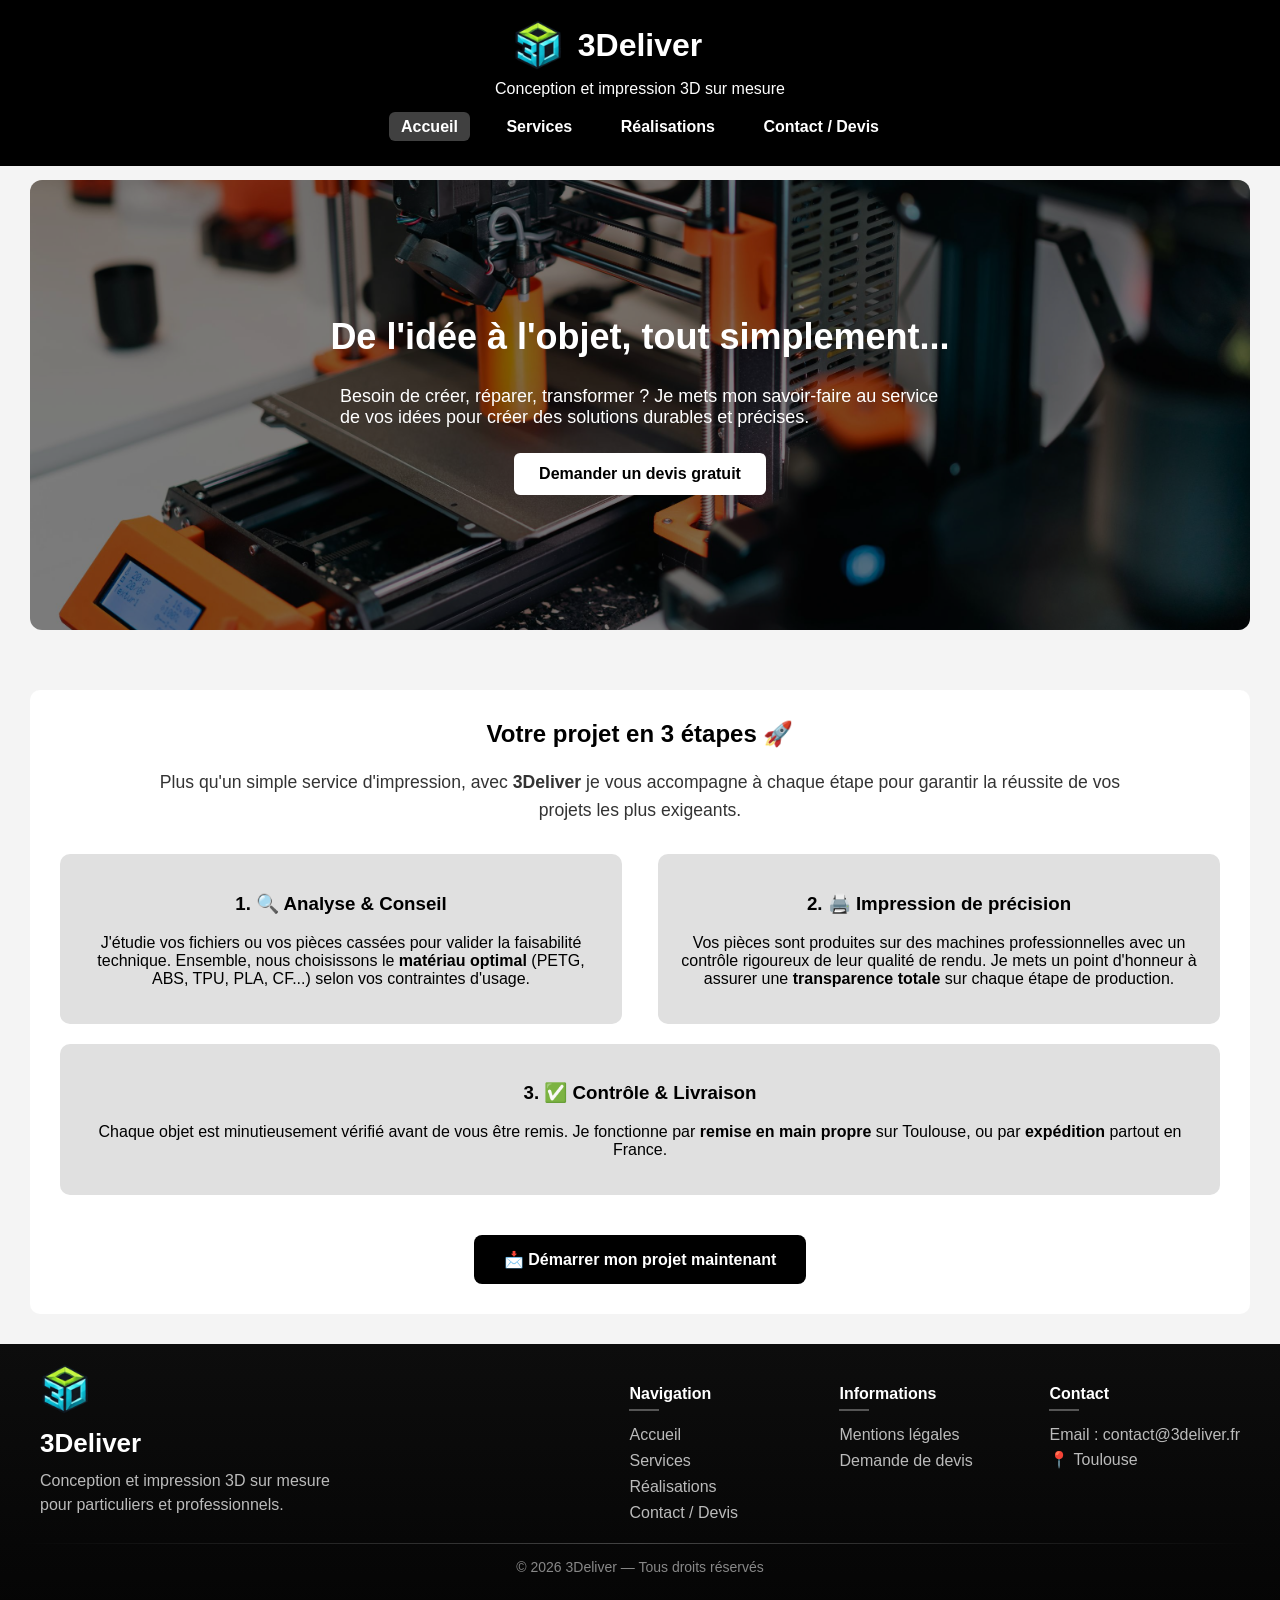
<file: index.html>
<!DOCTYPE html>
<html lang="fr">
<head>
    <meta charset="UTF-8">
    <meta name="viewport" content="width=device-width, initial-scale=1.0">
    <title>3Deliver - Impression 3D</title>
    <link rel="stylesheet" href="style.css">
    <link rel="icon" type="image/png" sizes="64x64" href="favicon-64.png">
    <link rel="icon" type="image/png" sizes="192x192" href="icon-192.png">
    <link rel="apple-touch-icon" sizes="192x192" href="icon-192.png">
    <link rel="canonical" href="https://3deliver.fr/" />
    <meta property="og:url" content="https://3deliver.fr/" />
    <meta property="og:title" content="3Deliver - Impression 3D sur-mesure" />
</head>

<body>

    <!--Bandeau supérieur-->
    <header>
        <div class="title-wrapper">
            <img src="logo-512.png" alt="Logo 3Deliver" class="logo">
            <h1>3Deliver</h1>
        </div>

        <p class="subtitle">Conception et impression 3D sur mesure</p>

        <nav>
            <a href="index.html" class="active">Accueil</a>
            <a href="services.html">Services</a>
            <a href="realisations.html">Réalisations</a>
            <a href="contact.html">Contact / Devis</a>
        </nav>
    </header>

    <div class="hero">
        <div class="hero-overlay">
            <h2>De l'idée à l'objet, tout simplement...</h2>
            <p>Besoin de créer, réparer, transformer ? Je mets mon savoir-faire au service de vos idées pour créer des solutions durables et précises.</p>
            <a href="contact.html" class="cta-button">Demander un devis gratuit</a>
        </div>
    </div>    


    <!-- première section : Accueil/présentation -->
    <section id="processus">
        <h2>Votre projet en 3 étapes 🚀</h2>
        
        <div class="presentation-intro">
            <p>Plus qu'un simple service d'impression, avec <strong>3Deliver</strong> je vous accompagne à chaque étape pour garantir la réussite de vos projets les plus exigeants.</p>
        </div>

        <div class="service-row">
            <div class="service-left">
                <h3>1. 🔍 Analyse & Conseil</h3>
                <p>J'étudie vos fichiers ou vos pièces cassées pour valider la faisabilité technique. Ensemble, nous choisissons le <strong>matériau optimal</strong> (PETG, ABS, TPU, PLA, CF...) selon vos contraintes d'usage.</p>
            </div>

            <div class="service-right">
                <h3>2. 🖨️ Impression de précision</h3>
                <p>Vos pièces sont produites sur des machines professionnelles avec un contrôle rigoureux de leur qualité de rendu. Je mets un point d'honneur à assurer une <strong>transparence totale</strong> sur chaque étape de production.</p>
            </div>
        </div>

        <div class="service-bottom">
            <h3>3. ✅ Contrôle & Livraison</h3>
            <p>Chaque objet est minutieusement vérifié avant de vous être remis. Je fonctionne par <strong>remise en main propre</strong> sur Toulouse, ou par <strong>expédition</strong> partout en France.</p>
        </div>

        <div style="margin-top: 40px;">
            <a href="contact.html" style="display: inline-block; background-color: black; color: white; padding: 15px 30px; text-decoration: none; border-radius: 8px; font-weight: bold;">
                📩 Démarrer mon projet maintenant
            </a>
        </div>
    </section>


    <!-- Script pour rétracter le header quand on scrolle -->
    <script>
    document.addEventListener("DOMContentLoaded", function () {
        const header = document.querySelector("header");
        const titleWrapper = document.querySelector(".title-wrapper");
        const subtitle = document.querySelector(".subtitle");
        const nav = document.querySelector("nav");

        function updateHeader() {
            let scrollY = window.scrollY;
            let isMobile = window.innerWidth <= 500;
            const scrollDistance = 150;
            let ratio = Math.min(scrollY / scrollDistance, 1);

            // --- ADAPTATION DES VALEURS SELON L'ÉCRAN ---
            // Sur mobile on part de 10px pour finir à 5px, sur PC de 20px à 8px
            let startP = isMobile ? 10 : 20;
            let diffP = isMobile ? 5 : 12;
            let p = startP - (diffP * ratio);
            
            // Taille du titre : 45px sur mobile, 60px sur PC
            let startH = isMobile ? 45 : 60;

            header.style.paddingTop = p + "px";
            header.style.paddingBottom = p + "px";

            titleWrapper.style.opacity = 1 - ratio;
            titleWrapper.style.maxHeight = (startH * (1 - ratio)) + "px";
            titleWrapper.style.marginBottom = (10 * (1 - ratio)) + "px";

            subtitle.style.opacity = 1 - ratio;
            subtitle.style.maxHeight = (30 * (1 - ratio)) + "px";
            subtitle.style.marginBottom = (10 * (1 - ratio)) + "px";

            let navSpace = 10 - (5 * ratio);
            nav.style.marginTop = navSpace + "px";
            nav.style.paddingTop = navSpace + "px";
            nav.style.paddingBottom = navSpace + "px";
        }

        // On lance la fonction au scroll ET au chargement pour éviter le saut visuel
        window.addEventListener("scroll", updateHeader);
        updateHeader(); 
    });
    </script>


    <!--footer-->
    <footer class="footer-premium">

        <div class="footer-content">

            <div class="footer-brand">
                <img src="logo-512.png" alt="Logo 3Deliver" class="footer-logo">
                <h2>3Deliver</h2>
                <p>
                    Conception et impression 3D sur mesure pour particuliers et professionnels.
                </p>
            </div>

            <div class="footer-links">
                <div class="footer-column">
                    <h4>Navigation</h4>
                    <a href="index.html">Accueil</a>
                    <a href="services.html">Services</a>
                    <a href="realisations.html">Réalisations</a>
                    <a href="contact.html">Contact / Devis</a>
                </div>

                <div class="footer-column">
                    <h4>Informations</h4>
                    <a href="mentions-legales.html">Mentions légales</a>
                    <a href="contact.html">Demande de devis</a>
                </div>

                <div class="footer-column">
                    <h4>Contact</h4>
                    <p>Email : contact@3deliver.fr</p>
                    <p>📍 Toulouse</p>
                </div>
            </div>

        </div>

        <div class="footer-bottom">
            <div class="footer-line"></div>
            <p>© 2026 3Deliver — Tous droits réservés</p>
        </div>

    </footer>


</body>
</html>
</file>
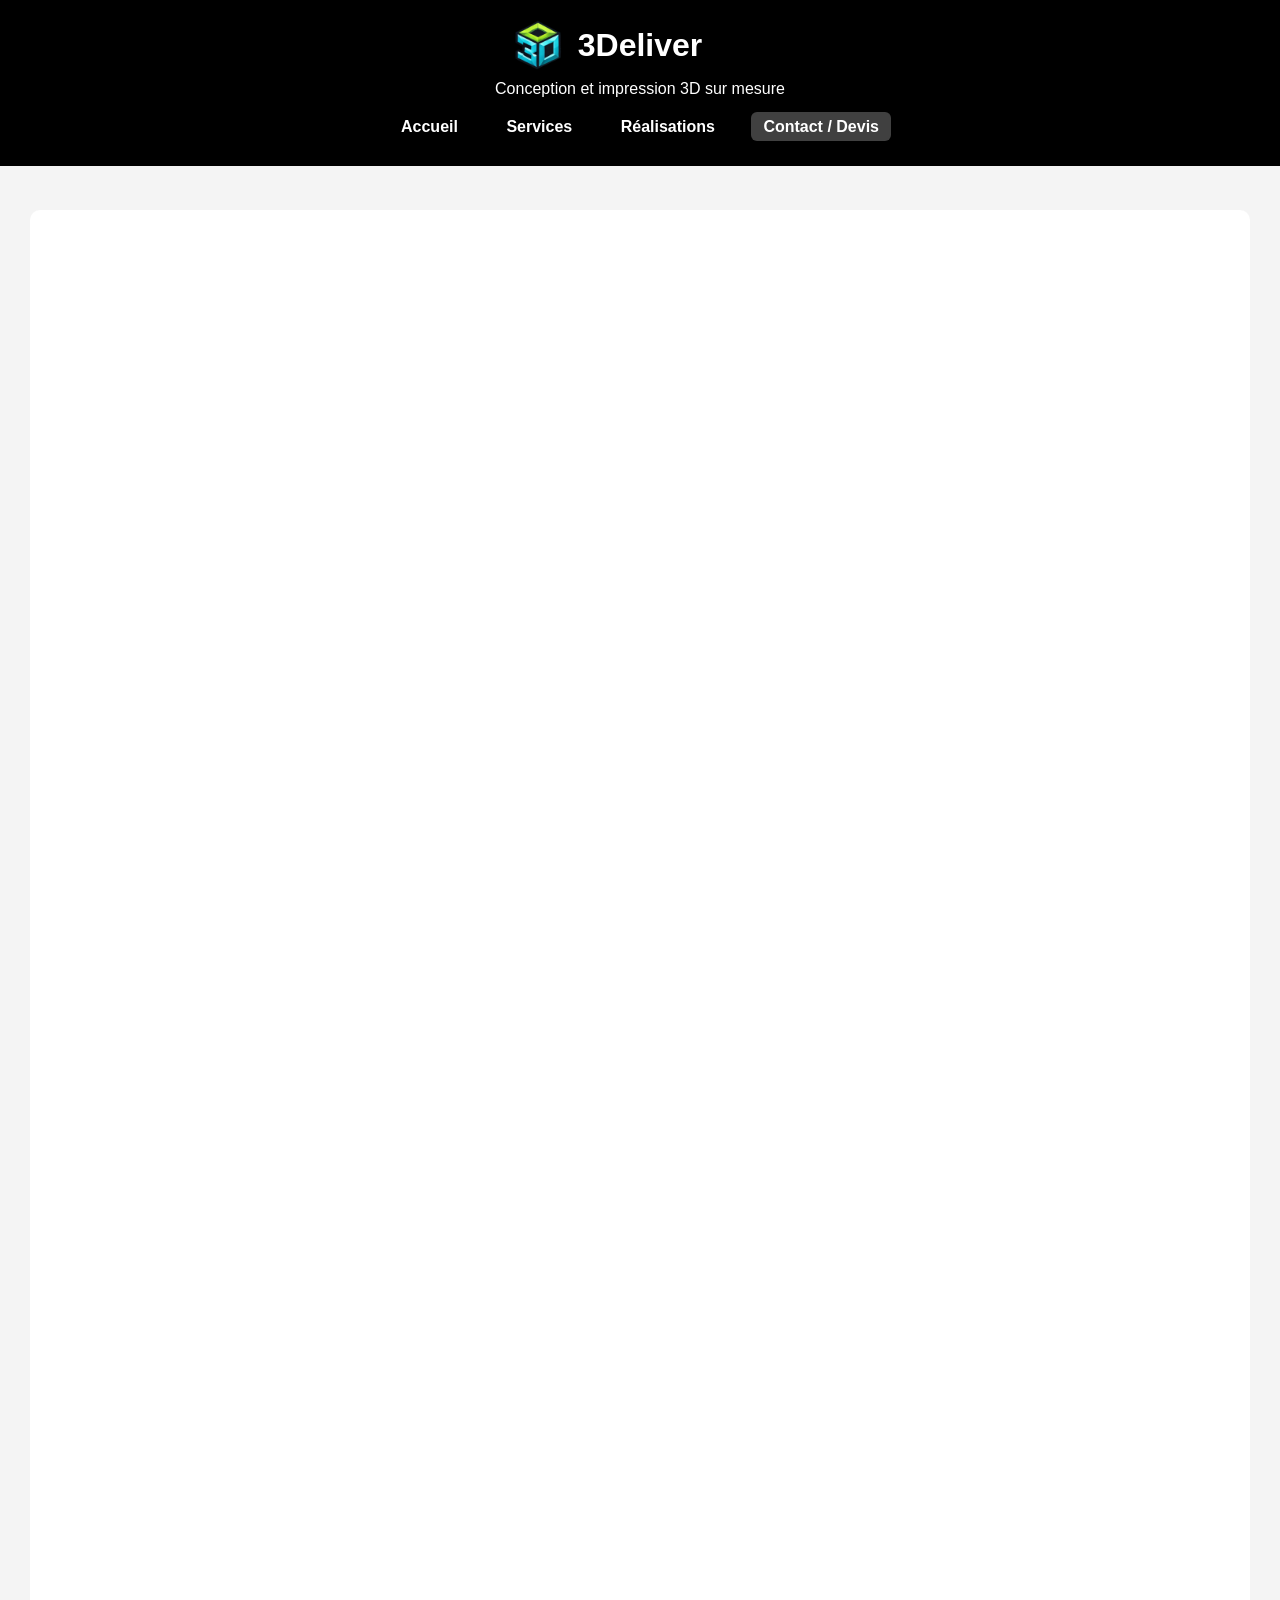
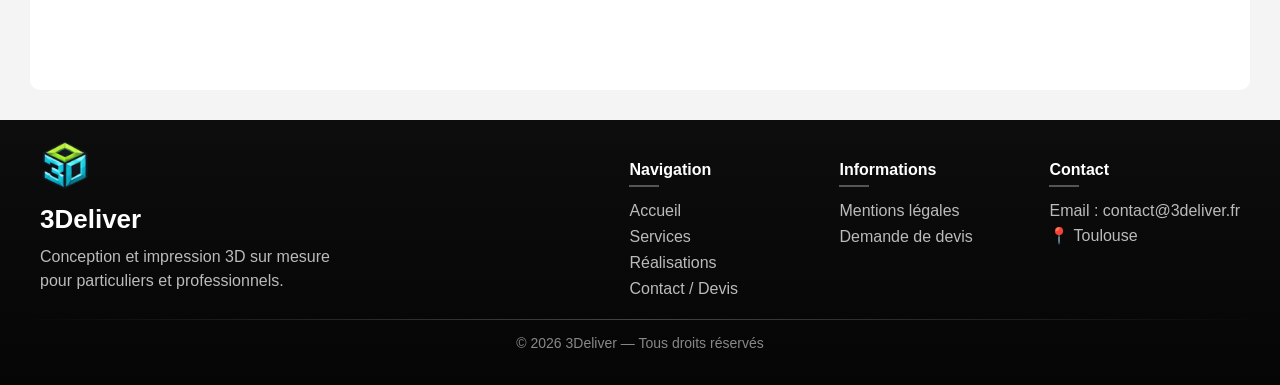
<file: contact.html>
<!DOCTYPE html>
<html lang="fr">
<head>
    <meta charset="UTF-8">
    <meta name="viewport" content="width=device-width, initial-scale=1.0">
    <title>3Deliver - Impression 3D</title>
    <link rel="stylesheet" href="style.css">
    <link rel="icon" type="image/png" sizes="64x64" href="favicon-64.png">
    <link rel="icon" type="image/png" sizes="192x192" href="icon-192.png">
    <link rel="apple-touch-icon" sizes="192x192" href="icon-192.png">
    <link rel="canonical" href="https://3deliver.fr/contact.html" />
    <meta property="og:url" content="https://3deliver.fr/contact.html" />
    <meta property="og:title" content="Nous contacter / Demander un devis - 3Deliver" />
</head>

<body>

    <!-- Bandeau supérieur -->
    <header>
        <div class="title-wrapper">
            <img src="logo-512.png" alt="Logo 3Deliver" class="logo">
            <h1>3Deliver</h1>
        </div>

        <p class="subtitle">Conception et impression 3D sur mesure</p>

        <nav>
            <a href="index.html">Accueil</a>
            <a href="services.html">Services</a>
            <a href="realisations.html">Réalisations</a>
            <a href="contact.html"class="active">Contact / Devis</a>
        </nav>
    </header>


    <!-- troisième section : Contact + devis-->
    <section id="contact">
        <iframe data-tally-src="https://tally.so/embed/obAWyb?transparentBackground=1&dynamicHeight=1" loading="lazy" width="100%" height="1416" frameborder="0" marginheight="0" marginwidth="0" title="Demander un devis"></iframe>
        <script>var d=document,w="https://tally.so/widgets/embed.js",v=function(){"undefined"!=typeof Tally?Tally.loadEmbeds():d.querySelectorAll("iframe[data-tally-src]:not([src])").forEach((function(e){e.src=e.dataset.tallySrc}))};if("undefined"!=typeof Tally)v();else if(d.querySelector('script[src="'+w+'"]')==null){var s=d.createElement("script");s.src=w,s.onload=v,s.onerror=v,d.body.appendChild(s);}</script>
    </section>

    <!-- Script pour rétracter le header quand on scrolle -->
    <script>
    document.addEventListener("DOMContentLoaded", function () {
        const header = document.querySelector("header");
        const titleWrapper = document.querySelector(".title-wrapper");
        const subtitle = document.querySelector(".subtitle");
        const nav = document.querySelector("nav");

        function updateHeader() {
            let scrollY = window.scrollY;
            let isMobile = window.innerWidth <= 500;
            const scrollDistance = 150;
            let ratio = Math.min(scrollY / scrollDistance, 1);

            // --- ADAPTATION DES VALEURS SELON L'ÉCRAN ---
            // Sur mobile on part de 10px pour finir à 5px, sur PC de 20px à 8px
            let startP = isMobile ? 10 : 20;
            let diffP = isMobile ? 5 : 12;
            let p = startP - (diffP * ratio);
            
            // Taille du titre : 45px sur mobile, 60px sur PC
            let startH = isMobile ? 45 : 60;

            header.style.paddingTop = p + "px";
            header.style.paddingBottom = p + "px";

            titleWrapper.style.opacity = 1 - ratio;
            titleWrapper.style.maxHeight = (startH * (1 - ratio)) + "px";
            titleWrapper.style.marginBottom = (10 * (1 - ratio)) + "px";

            subtitle.style.opacity = 1 - ratio;
            subtitle.style.maxHeight = (30 * (1 - ratio)) + "px";
            subtitle.style.marginBottom = (10 * (1 - ratio)) + "px";

            let navSpace = 10 - (5 * ratio);
            nav.style.marginTop = navSpace + "px";
            nav.style.paddingTop = navSpace + "px";
            nav.style.paddingBottom = navSpace + "px";
        }

        // On lance la fonction au scroll ET au chargement pour éviter le saut visuel
        window.addEventListener("scroll", updateHeader);
        updateHeader(); 
    });
    </script>

    <!--footer-->
    <footer class="footer-premium">

        <div class="footer-content">

            <div class="footer-brand">
                <img src="logo-512.png" alt="Logo 3Deliver" class="footer-logo">
                <h2>3Deliver</h2>
                <p>
                    Conception et impression 3D sur mesure pour particuliers et professionnels.
                </p>
            </div>

            <div class="footer-links">
                <div class="footer-column">
                    <h4>Navigation</h4>
                    <a href="index.html">Accueil</a>
                    <a href="services.html">Services</a>
                    <a href="realisations.html">Réalisations</a>
                    <a href="contact.html">Contact / Devis</a>
                </div>

                <div class="footer-column">
                    <h4>Informations</h4>
                    <a href="mentions-legales.html">Mentions légales</a>
                    <a href="contact.html">Demande de devis</a>
                </div>

                <div class="footer-column">
                    <h4>Contact</h4>
                    <p>Email : contact@3deliver.fr</p>
                    <p>📍 Toulouse</p>
                </div>
            </div>

        </div>

        <div class="footer-bottom">
            <div class="footer-line"></div>
            <p>© 2026 3Deliver — Tous droits réservés</p>
        </div>

    </footer>


</body>
</html>
</file>
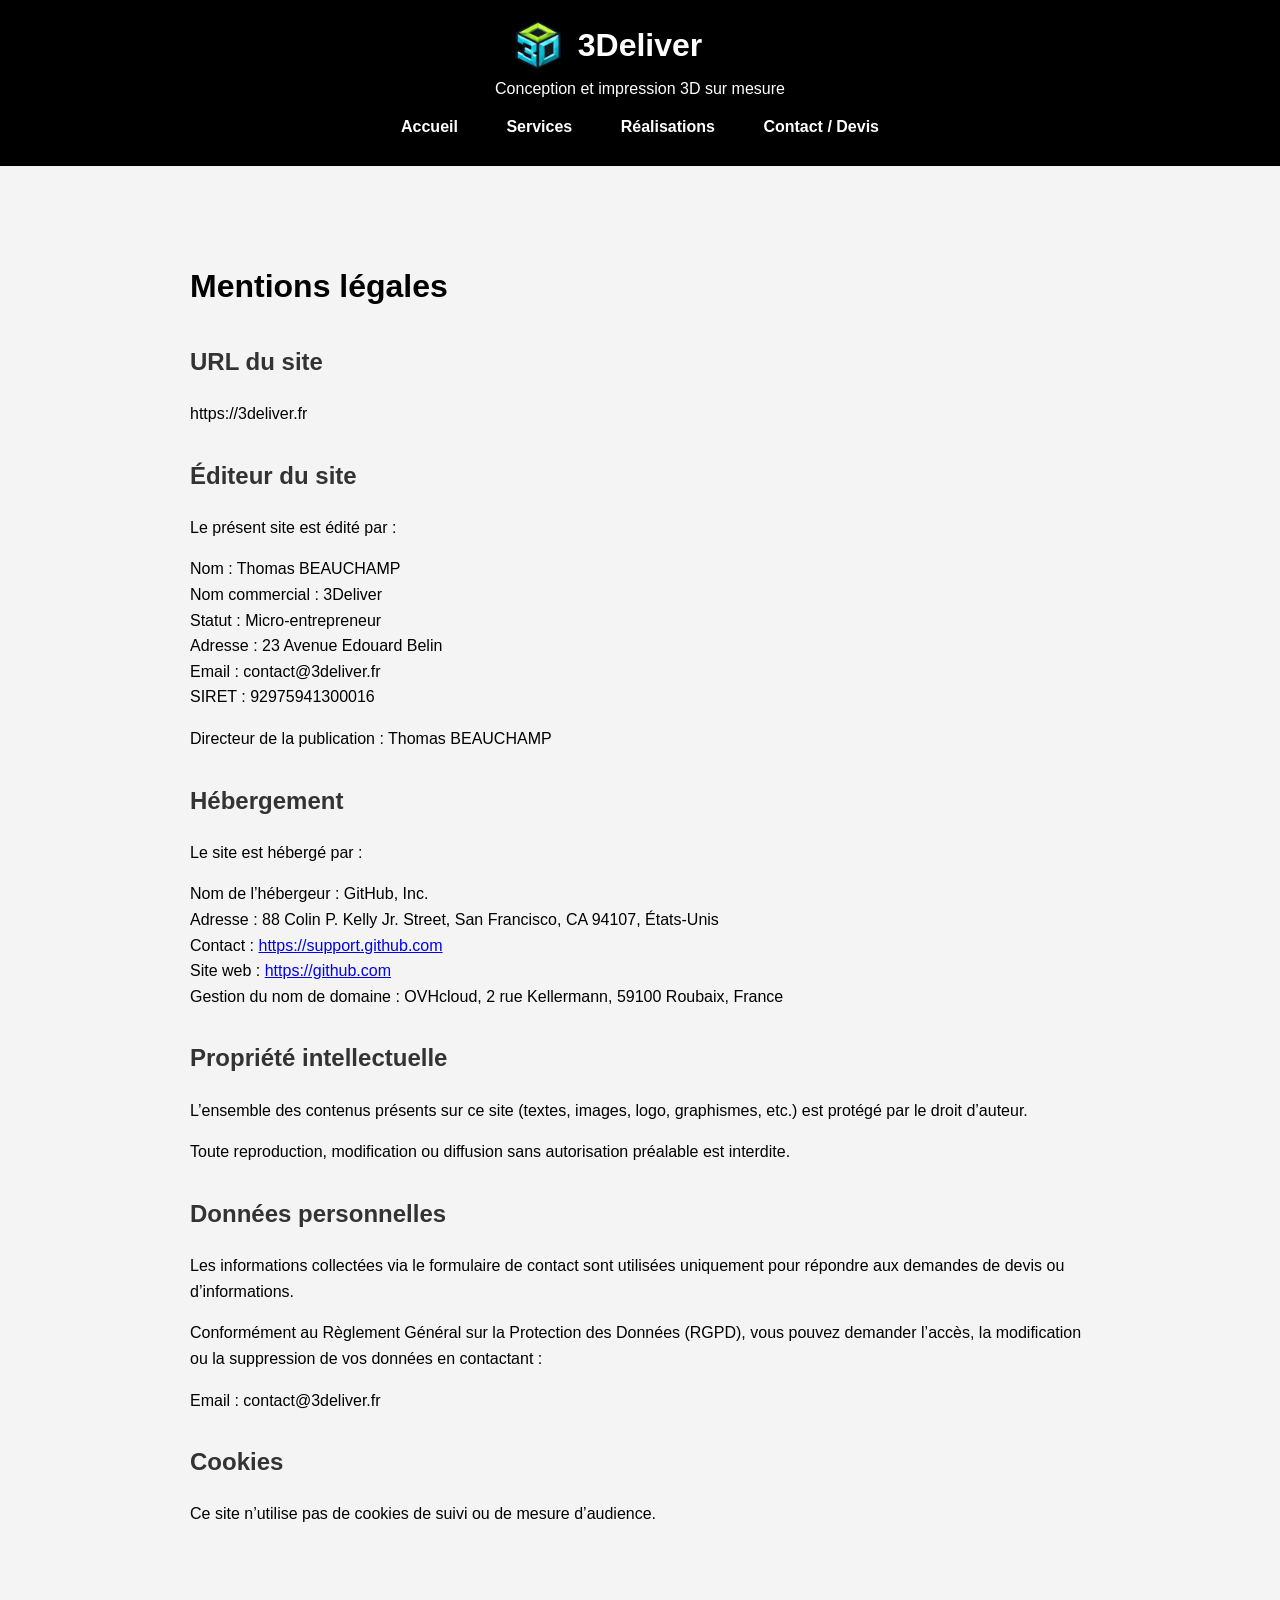
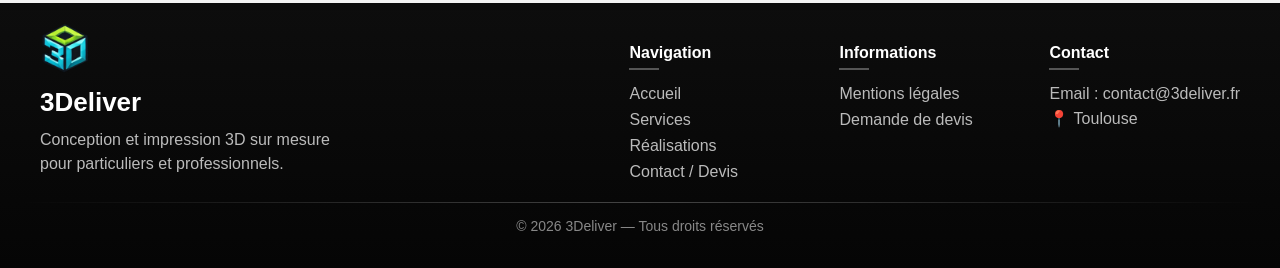
<file: mentions-legales.html>
<!DOCTYPE html>
<html lang="fr">
<head>
    <meta charset="UTF-8">
    <meta name="viewport" content="width=device-width, initial-scale=1.0">
    <title>Mentions légales — 3Deliver</title>
    <link rel="stylesheet" href="style.css">
    <link rel="icon" type="image/png" sizes="64x64" href="favicon-64.png">
    <link rel="icon" type="image/png" sizes="192x192" href="icon-192.png">
    <link rel="apple-touch-icon" sizes="192x192" href="icon-192.png">
    <link rel="canonical" href="https://3deliver.fr/mentions-legales.html" />
    <meta property="og:url" content="https://3deliver.fr/mentions-legales.html" />
    <meta property="og:title" content="Mentions Légales - 3Deliver" />

    <style>
        /* On cible uniquement le contenu principal pour ne pas toucher au header */
        main {
            max-width: 900px;
            margin: 40px auto; /* Marge normale, le padding du body gère le haut */
            padding: 20px;
            line-height: 1.6;
        }
        main h2 {
            margin-top: 30px;
            color: #333;
        }
    </style>
</head>

<body>

    <!-- Bandeau supérieur -->
    <header>
        <div class="title-wrapper">
            <img src="logo-512.png" alt="Logo 3Deliver" class="logo">
            <h1>3Deliver</h1>
        </div>

        <p class="subtitle">Conception et impression 3D sur mesure</p>

        <nav>
            <a href="index.html">Accueil</a>
            <a href="services.html">Services</a>
            <a href="realisations.html">Réalisations</a>
            <a href="contact.html">Contact / Devis</a>
        </nav>
    </header>

    <!-- ===== CONTENU ===== -->
    <main>

        <h1>Mentions légales</h1>

        <h2>URL du site</h2>

        <p>
            https://3deliver.fr
        </p>

        <h2>Éditeur du site</h2>

        <p>
            Le présent site est édité par :
        </p>

        <p>
            Nom : Thomas BEAUCHAMP<br>
            Nom commercial : 3Deliver<br>
            Statut : Micro-entrepreneur<br>
            Adresse : 23 Avenue Edouard Belin<br>
            Email : contact@3deliver.fr<br>
            SIRET : 92975941300016
        </p>

        <p>
            Directeur de la publication : Thomas BEAUCHAMP
        </p>


        <h2>Hébergement</h2>

        <p>
            Le site est hébergé par :
        </p>

        <p>
            Nom de l’hébergeur : GitHub, Inc.<br>
            Adresse : 88 Colin P. Kelly Jr. Street, San Francisco, CA 94107, États-Unis<br>
            Contact : <a href="https://support.github.com" target="_blank">https://support.github.com</a><br>
            Site web : <a href="https://github.com" target="_blank">https://github.com</a><br>
            Gestion du nom de domaine : OVHcloud, 2 rue Kellermann, 59100 Roubaix, France
        </p>


        <h2>Propriété intellectuelle</h2>

        <p>
            L’ensemble des contenus présents sur ce site (textes, images, logo, graphismes, etc.)
            est protégé par le droit d’auteur.
        </p>

        <p>
            Toute reproduction, modification ou diffusion sans autorisation préalable est interdite.
        </p>


        <h2>Données personnelles</h2>

        <p>
            Les informations collectées via le formulaire de contact sont utilisées uniquement
            pour répondre aux demandes de devis ou d’informations.
        </p>

        <p>
            Conformément au Règlement Général sur la Protection des Données (RGPD),
            vous pouvez demander l’accès, la modification ou la suppression de vos données
            en contactant :
        </p>

        <p>
            Email : contact@3deliver.fr
        </p>


        <h2>Cookies</h2>

        <p>
            Ce site n’utilise pas de cookies de suivi ou de mesure d’audience.
        </p>

    </main>

    <!-- Script pour rétracter le header quand on scrolle -->
    <script>
    document.addEventListener("DOMContentLoaded", function () {
        const header = document.querySelector("header");
        const titleWrapper = document.querySelector(".title-wrapper");
        const subtitle = document.querySelector(".subtitle");
        const nav = document.querySelector("nav");

        function updateHeader() {
            let scrollY = window.scrollY;
            let isMobile = window.innerWidth <= 500;
            const scrollDistance = 150;
            let ratio = Math.min(scrollY / scrollDistance, 1);

            // --- ADAPTATION DES VALEURS SELON L'ÉCRAN ---
            // Sur mobile on part de 10px pour finir à 5px, sur PC de 20px à 8px
            let startP = isMobile ? 10 : 20;
            let diffP = isMobile ? 5 : 12;
            let p = startP - (diffP * ratio);
            
            // Taille du titre : 45px sur mobile, 60px sur PC
            let startH = isMobile ? 45 : 60;

            header.style.paddingTop = p + "px";
            header.style.paddingBottom = p + "px";

            titleWrapper.style.opacity = 1 - ratio;
            titleWrapper.style.maxHeight = (startH * (1 - ratio)) + "px";
            titleWrapper.style.marginBottom = (10 * (1 - ratio)) + "px";

            subtitle.style.opacity = 1 - ratio;
            subtitle.style.maxHeight = (30 * (1 - ratio)) + "px";
            subtitle.style.marginBottom = (10 * (1 - ratio)) + "px";

            let navSpace = 10 - (5 * ratio);
            nav.style.marginTop = navSpace + "px";
            nav.style.paddingTop = navSpace + "px";
            nav.style.paddingBottom = navSpace + "px";
        }

        // On lance la fonction au scroll ET au chargement pour éviter le saut visuel
        window.addEventListener("scroll", updateHeader);
        updateHeader(); 
    });
    </script>

    <!--footer-->
    <footer class="footer-premium">

        <div class="footer-content">

            <div class="footer-brand">
                <img src="logo-512.png" alt="Logo 3Deliver" class="footer-logo">
                <h2>3Deliver</h2>
                <p>
                    Conception et impression 3D sur mesure pour particuliers et professionnels.
                </p>
            </div>

            <div class="footer-links">
                <div class="footer-column">
                    <h4>Navigation</h4>
                    <a href="index.html">Accueil</a>
                    <a href="services.html">Services</a>
                    <a href="realisations.html">Réalisations</a>
                    <a href="contact.html">Contact / Devis</a>
                </div>

                <div class="footer-column">
                    <h4>Informations</h4>
                    <a href="mentions-legales.html">Mentions légales</a>
                    <a href="contact.html">Demande de devis</a>
                </div>

                <div class="footer-column">
                    <h4>Contact</h4>
                    <p>Email : contact@3deliver.fr</p>
                    <p>📍 Toulouse</p>
                </div>
            </div>

        </div>

        <div class="footer-bottom">
            <div class="footer-line"></div>
            <p>© 2026 3Deliver — Tous droits réservés</p>
        </div>

    </footer>

</body>
</html>
</file>
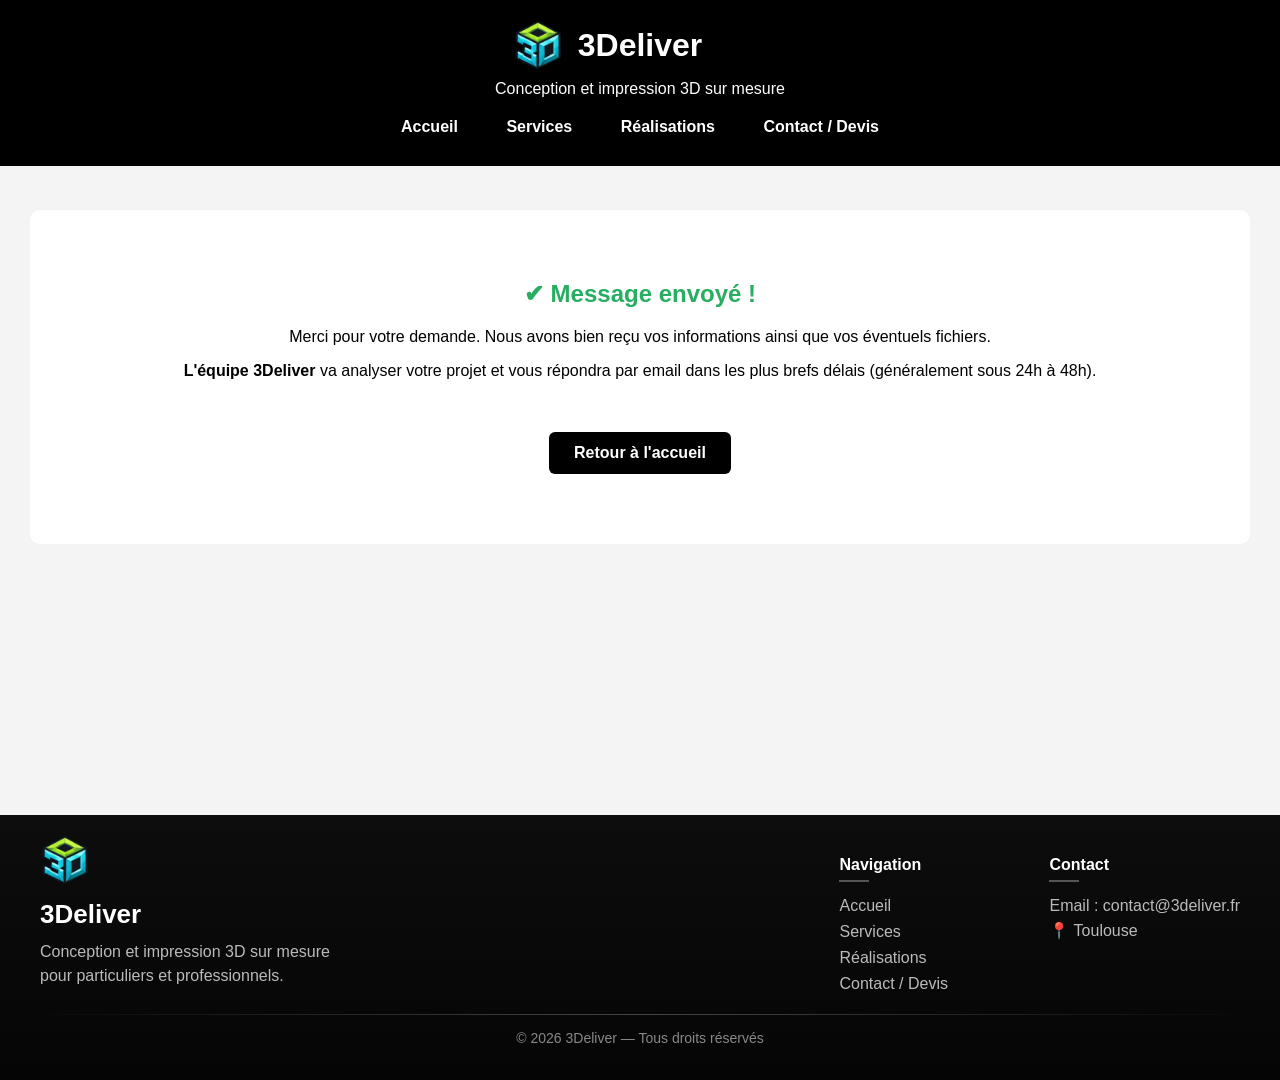
<file: merci.html>
<!DOCTYPE html>
<html lang="fr">
<head>
    <meta charset="UTF-8">
    <meta name="viewport" content="width=device-width, initial-scale=1.0">
    <title>Merci - 3Deliver</title>
    <link rel="stylesheet" href="style.css">
    <link rel="icon" type="image/png" sizes="64x64" href="favicon-64.png">
    <link rel="canonical" href="https://3deliver.fr/merci.html" />
    <meta property="og:url" content="https://3deliver.fr/merci.html" />
    <meta property="og:title" content="Merci" />
</head>

<body>

    <header>
        <div class="title-wrapper">
            <img src="logo-512.png" alt="Logo 3Deliver" class="logo">
            <h1>3Deliver</h1>
        </div>
        <p class="subtitle">Conception et impression 3D sur mesure</p>

        <nav>
            <a href="index.html">Accueil</a>
            <a href="services.html">Services</a>
            <a href="realisations.html">Réalisations</a>
            <a href="contact.html">Contact / Devis</a>
        </nav>
    </header>

    <section id="confirmation">
        <div style="padding: 40px 0;">
            <h2 style="color: #27ae60;">✔ Message envoyé !</h2>
            <p>Merci pour votre demande. Nous avons bien reçu vos informations ainsi que vos éventuels fichiers.</p>
            <p><strong>L'équipe 3Deliver</strong> va analyser votre projet et vous répondra par email dans les plus brefs délais (généralement sous 24h à 48h).</p>
            
            <br><br>
            
            <a href="index.html" class="active" style="display: inline-block; background-color: black; color: white; padding: 12px 25px; text-decoration: none; border-radius: 6px; font-weight: bold;">
                Retour à l'accueil
            </a>
        </div>
    </section>

    <script>
    document.addEventListener("DOMContentLoaded", function () {
        const header = document.querySelector("header");
        const titleWrapper = document.querySelector(".title-wrapper");
        const subtitle = document.querySelector(".subtitle");
        const nav = document.querySelector("nav");

        function updateHeader() {
            let scrollY = window.scrollY;
            let isMobile = window.innerWidth <= 500;
            const scrollDistance = 150;
            let ratio = Math.min(scrollY / scrollDistance, 1);

            // --- ADAPTATION DES VALEURS SELON L'ÉCRAN ---
            // Sur mobile on part de 10px pour finir à 5px, sur PC de 20px à 8px
            let startP = isMobile ? 10 : 20;
            let diffP = isMobile ? 5 : 12;
            let p = startP - (diffP * ratio);
            
            // Taille du titre : 45px sur mobile, 60px sur PC
            let startH = isMobile ? 45 : 60;

            header.style.paddingTop = p + "px";
            header.style.paddingBottom = p + "px";

            titleWrapper.style.opacity = 1 - ratio;
            titleWrapper.style.maxHeight = (startH * (1 - ratio)) + "px";
            titleWrapper.style.marginBottom = (10 * (1 - ratio)) + "px";

            subtitle.style.opacity = 1 - ratio;
            subtitle.style.maxHeight = (30 * (1 - ratio)) + "px";
            subtitle.style.marginBottom = (10 * (1 - ratio)) + "px";

            let navSpace = 10 - (5 * ratio);
            nav.style.marginTop = navSpace + "px";
            nav.style.paddingTop = navSpace + "px";
            nav.style.paddingBottom = navSpace + "px";
        }

        // On lance la fonction au scroll ET au chargement pour éviter le saut visuel
        window.addEventListener("scroll", updateHeader);
        updateHeader(); 
    });
    </script>

    <footer class="footer-premium">
        <div class="footer-content">
            <div class="footer-brand">
                <img src="logo-512.png" alt="Logo 3Deliver" class="footer-logo">
                <h2>3Deliver</h2>
                <p>Conception et impression 3D sur mesure pour particuliers et professionnels.</p>
            </div>
            <div class="footer-links">
                <div class="footer-column">
                    <h4>Navigation</h4>
                    <a href="index.html">Accueil</a>
                    <a href="services.html">Services</a>
                    <a href="realisations.html">Réalisations</a>
                    <a href="contact.html">Contact / Devis</a>
                </div>
                <div class="footer-column">
                    <h4>Contact</h4>
                    <p>Email : contact@3deliver.fr</p>
                    <p>📍 Toulouse</p>
                </div>
            </div>
        </div>
        <div class="footer-bottom">
            <div class="footer-line"></div>
            <p>© 2026 3Deliver — Tous droits réservés</p>
        </div>
    </footer>

</body>
</html>
</file>
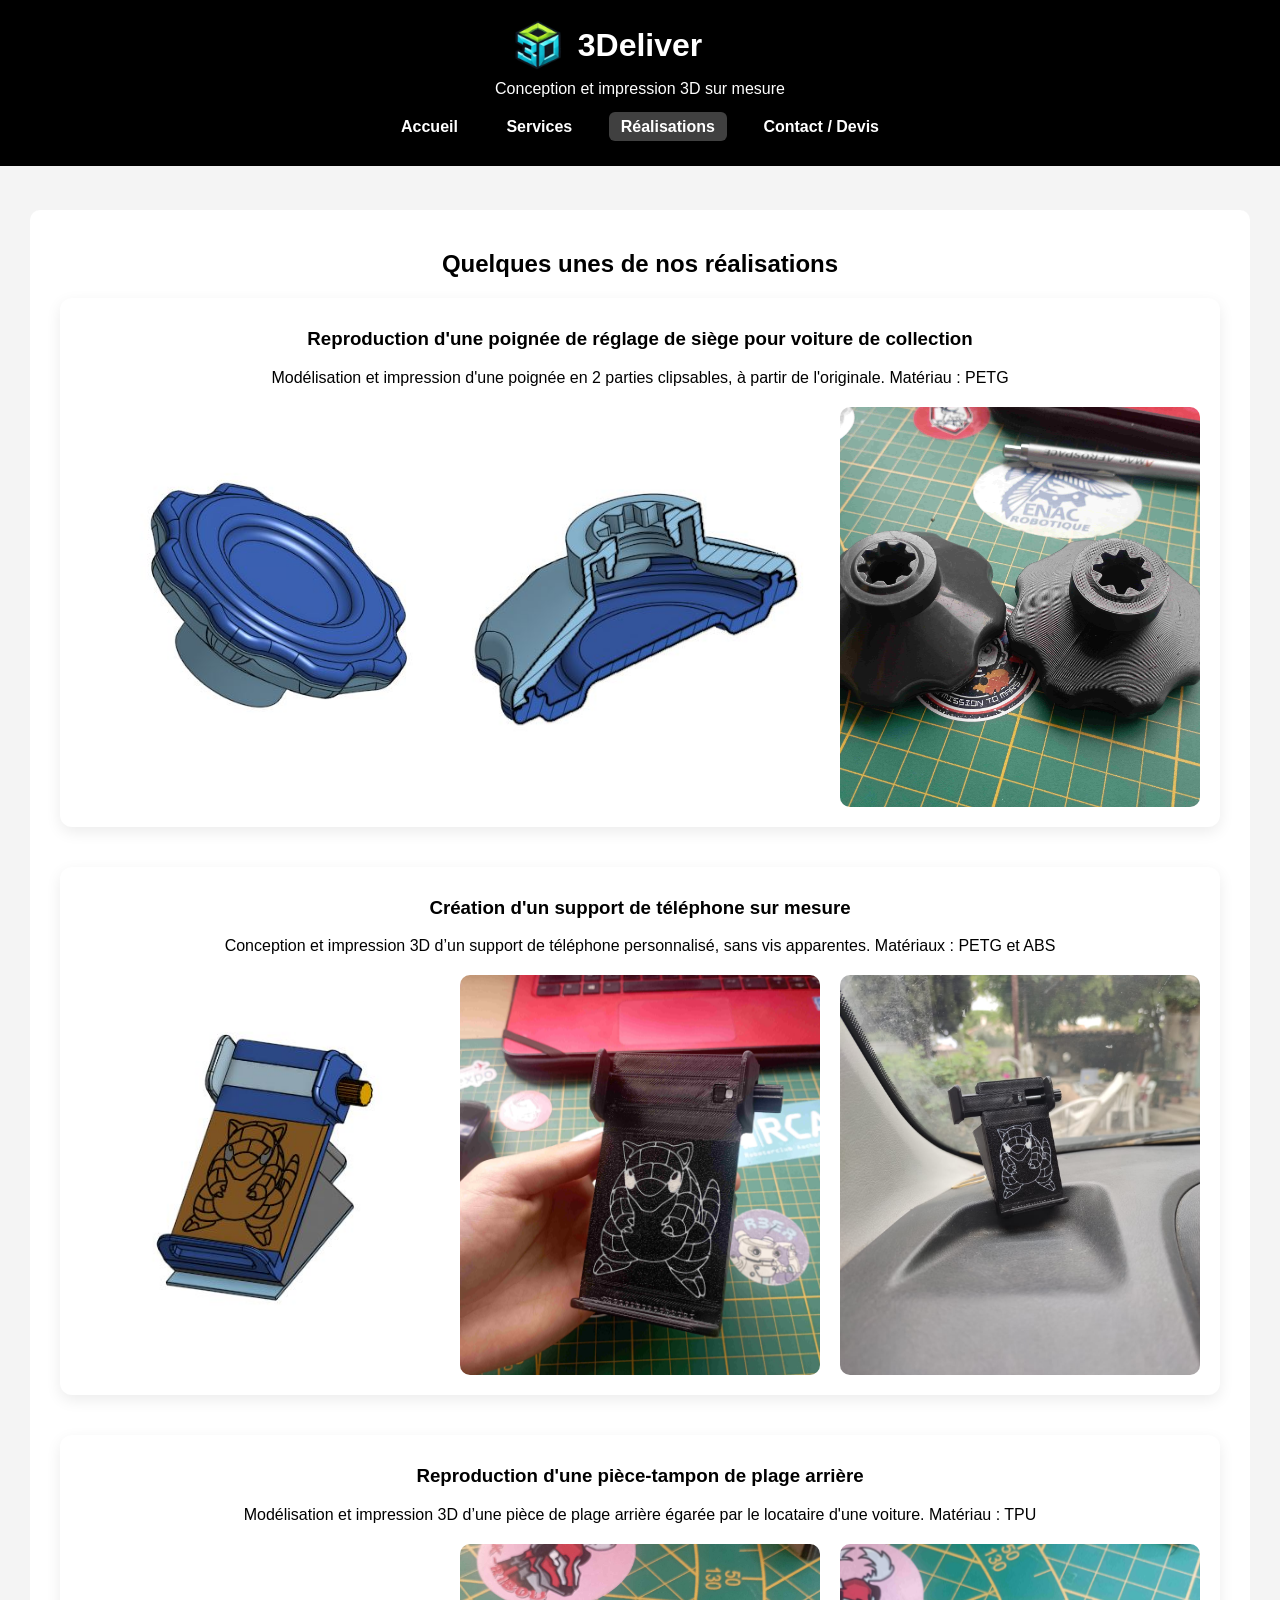
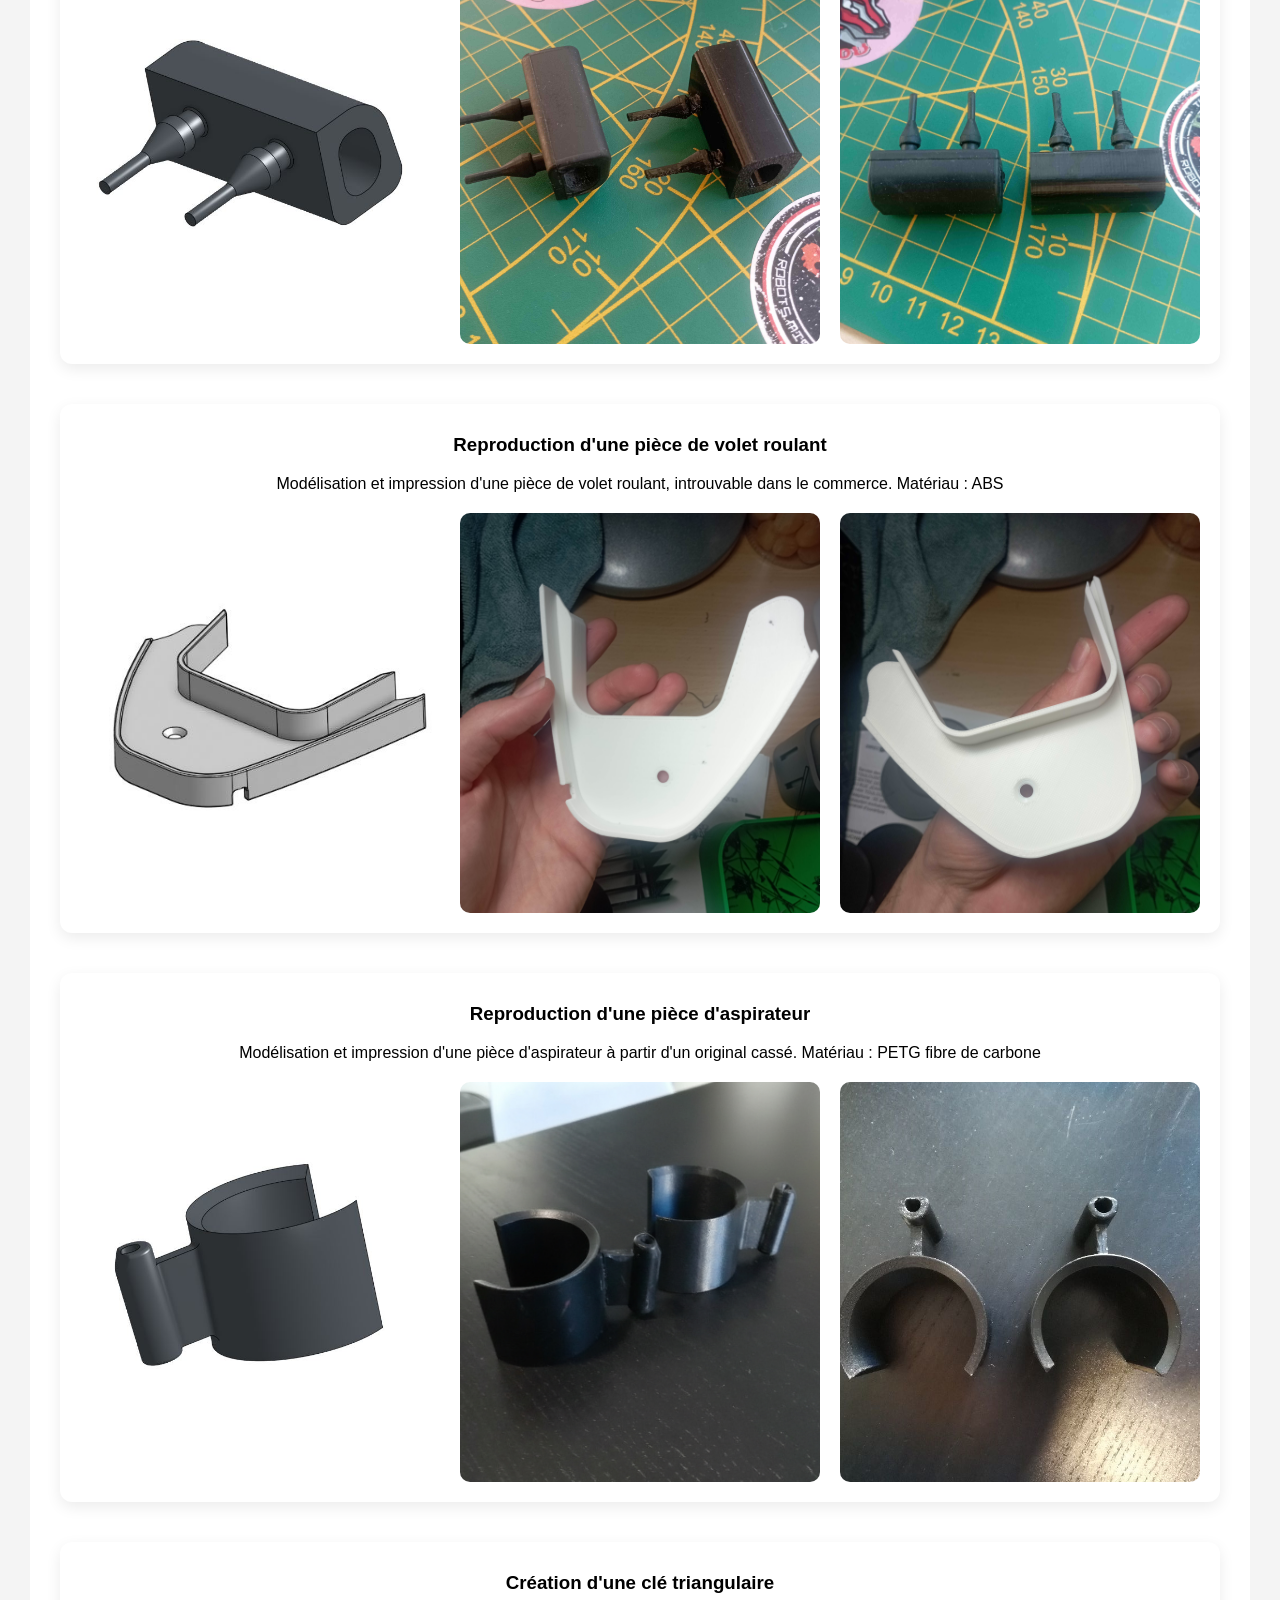
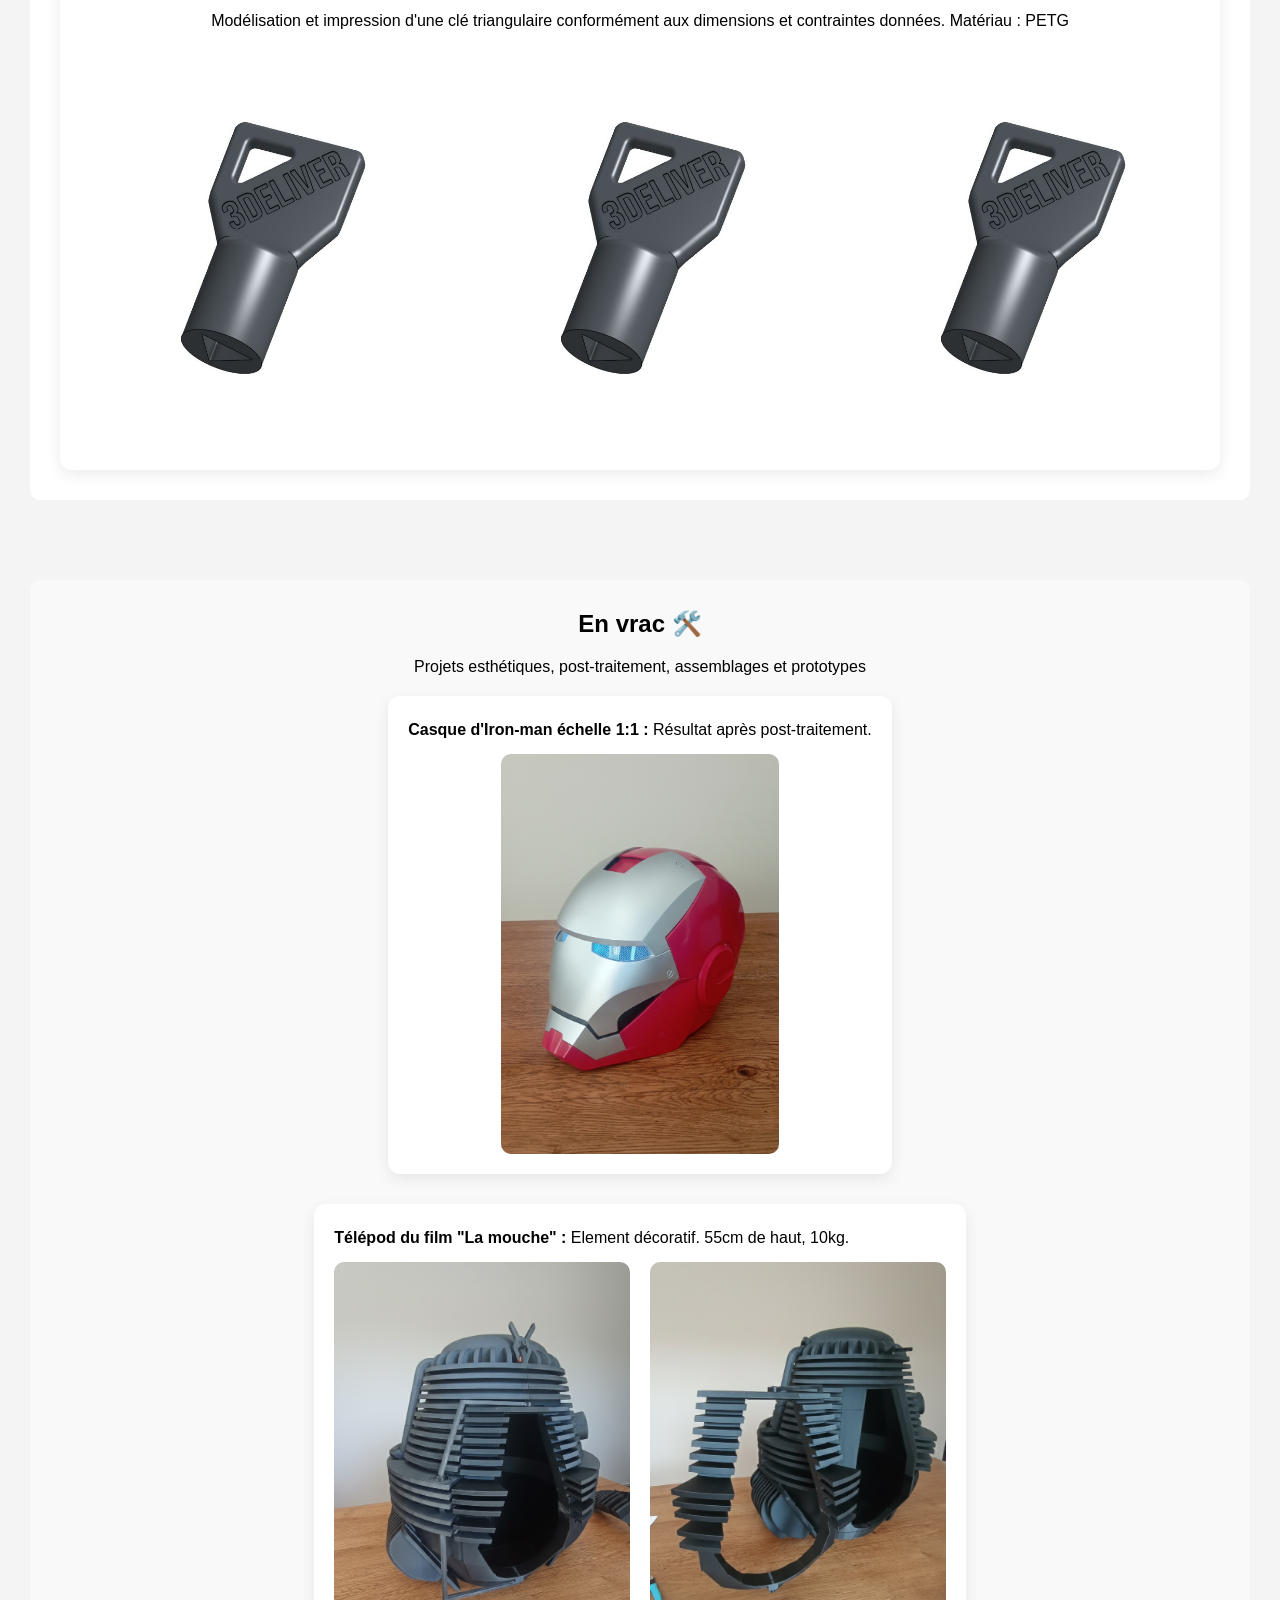
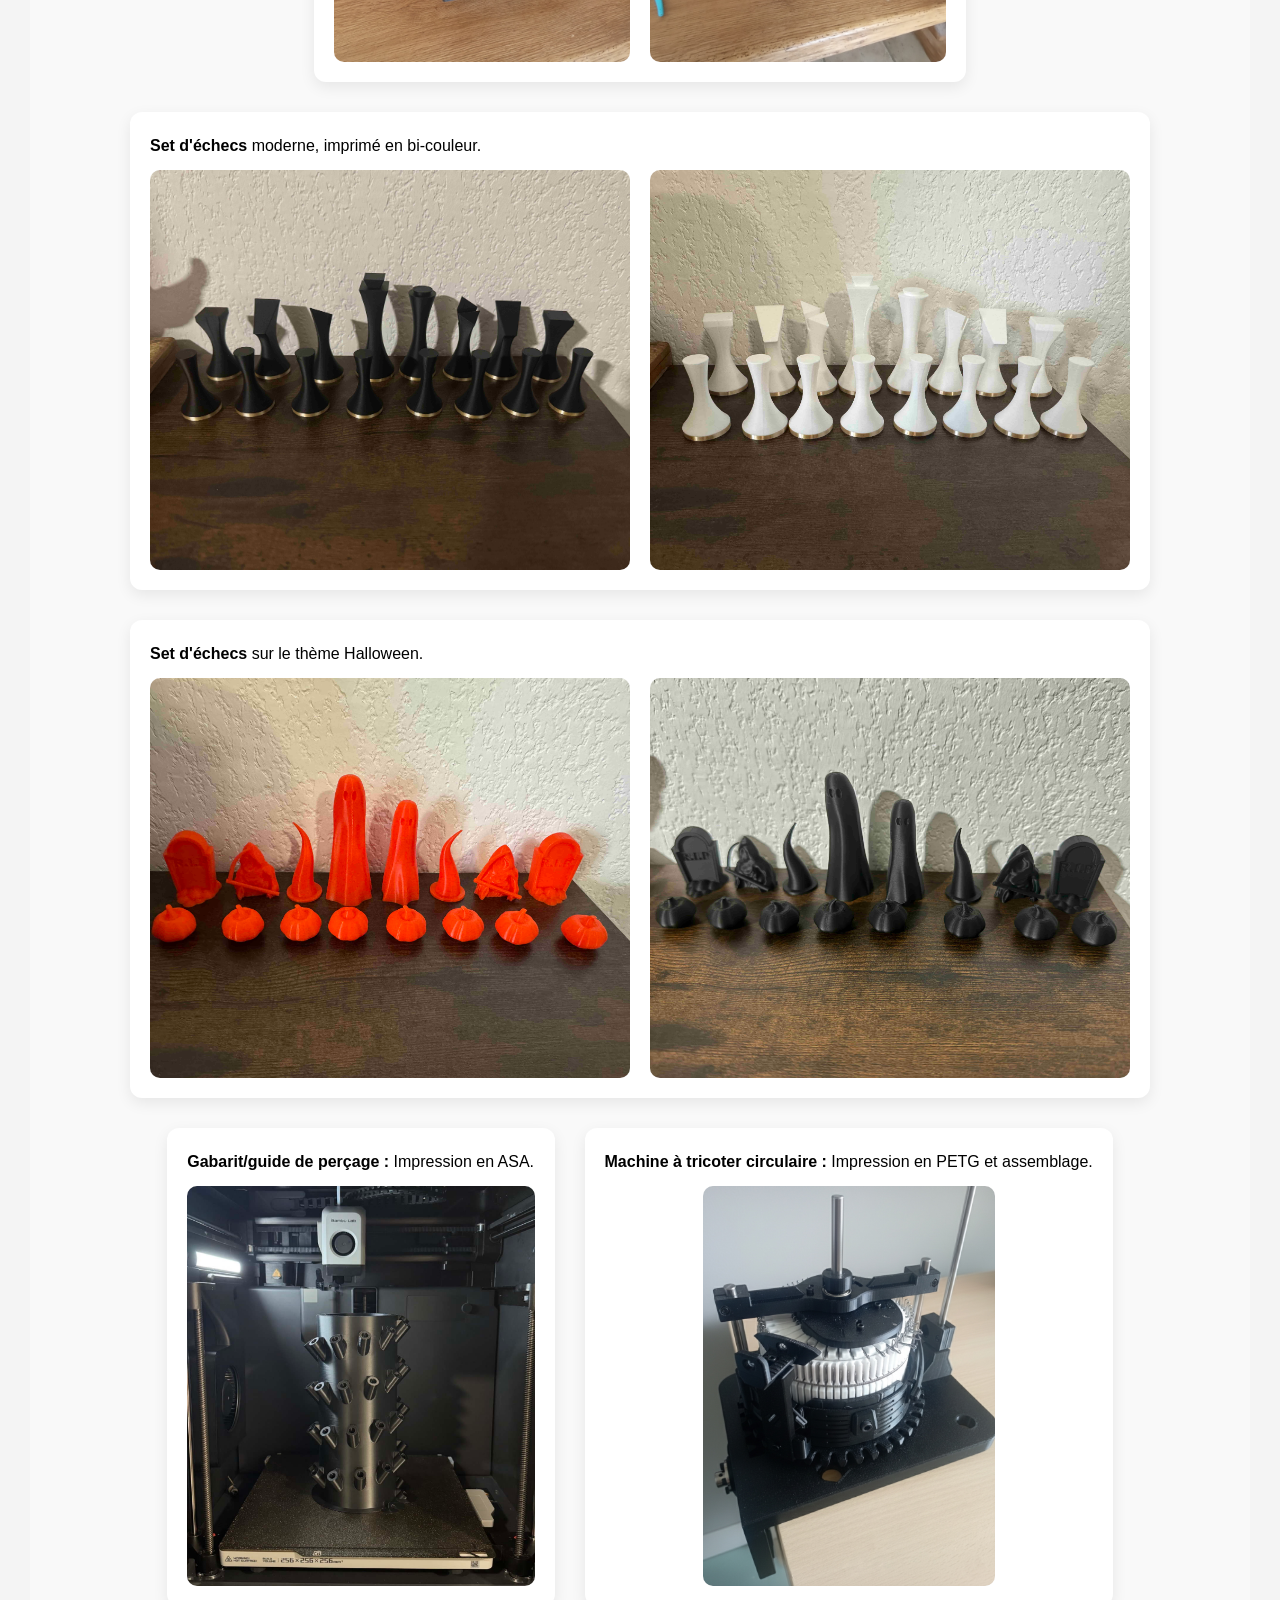
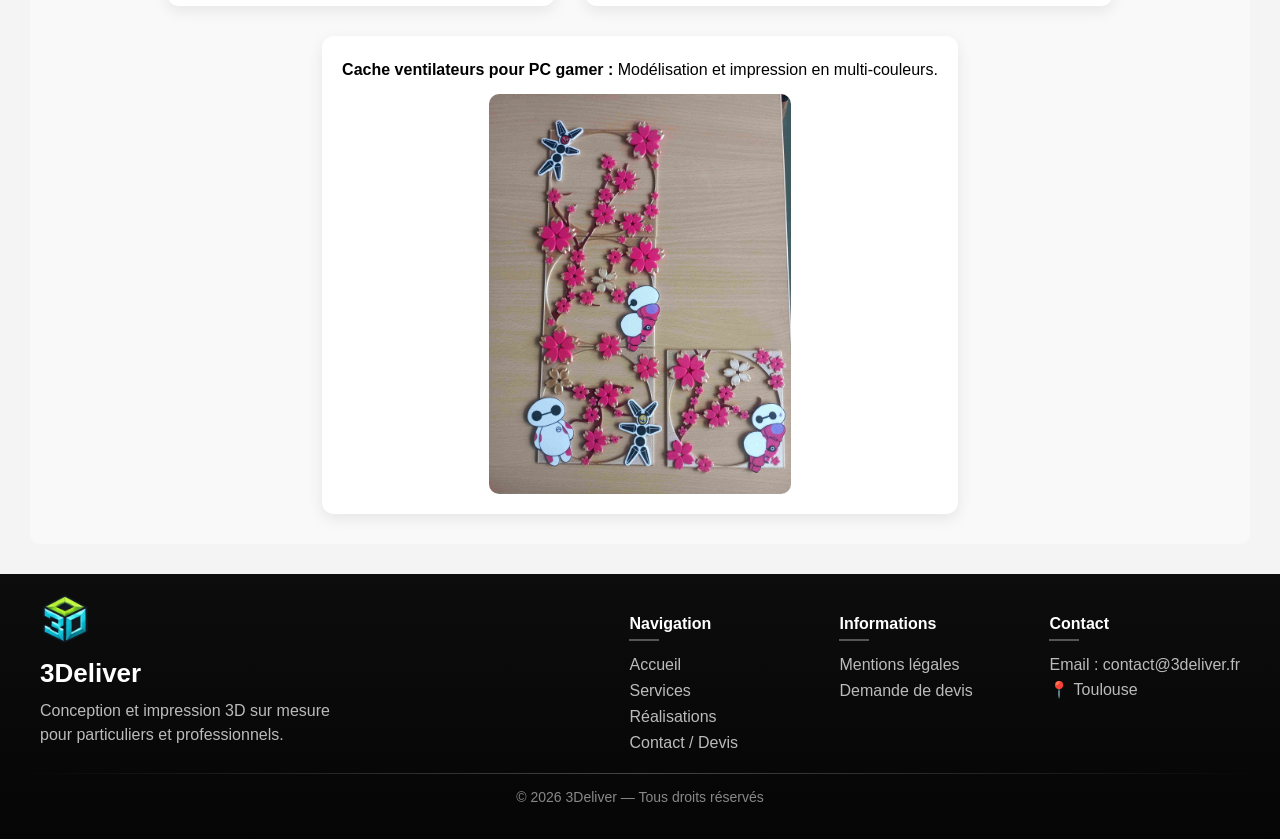
<file: realisations.html>
<!DOCTYPE html>
<html lang="fr">

<head>
    <meta charset="UTF-8">
    <meta name="viewport" content="width=device-width, initial-scale=1.0">
    <title>3Deliver - Impression 3D</title>
    <link rel="stylesheet" href="style.css">
    <link rel="icon" type="image/png" sizes="64x64" href="favicon-64.png">
    <link rel="icon" type="image/png" sizes="192x192" href="icon-192.png">
    <link rel="apple-touch-icon" sizes="192x192" href="icon-192.png">
    <link rel="canonical" href="https://3deliver.fr/realisations.html" />
    <meta property="og:url" content="https://3deliver.fr/realisations.html" />
    <meta property="og:title" content="Nos Réalisations - 3Deliver" />
</head>

<body>

    <!-- Bandeau supérieur -->
    <header>
        <div class="title-wrapper">
            <img src="logo-512.png" alt="Logo 3Deliver" class="logo">
            <h1>3Deliver</h1>
        </div>

        <p class="subtitle">Conception et impression 3D sur mesure</p>

        <nav>
            <a href="index.html">Accueil</a>
            <a href="services.html">Services</a>
            <a href="realisations.html"class="active">Réalisations</a>
            <a href="contact.html">Contact / Devis</a>
        </nav>
    </header>


    <!-- Section Réalisations -->
    <section id="realisations">
        <h2>Quelques unes de nos réalisations</h2>

        <div class="projects">

            <!-- Projet poignée voiture -->
            <div class="project-card">
                <h3>Reproduction d'une poignée de réglage de siège pour voiture de collection</h3>

                <p>
                    Modélisation et impression d'une poignée en 2 parties clipsables,
                    à partir de l'originale. Matériau : PETG
                </p>

                <div class="gallery">
                    <div class="gallery-item">
                        <img src="images/41.JPG" alt="Modélisation poignée siège" loading="lazy" width="704" height="482">
                    </div>
                    <div class="gallery-item">
                        <img src="images/40.JPG" alt="Modélisation poignée siège2" loading="lazy" width="678" height="464">
                    </div>
                    <div class="gallery-item">
                        <img src="images/45.jpg" alt="Impression poignée siège" loading="lazy" width="4080" height="3072">
                    </div>
                </div>
            </div>

            <!-- Projet support téléphone -->
            <div class="project-card">
                <h3>Création d'un support de téléphone sur mesure</h3>

                <p>
                    Conception et impression 3D d’un support de téléphone personnalisé,
                    sans vis apparentes. Matériaux : PETG et ABS
                </p>

                <div class="gallery">
                    <div class="gallery-item">
                        <img src="images/20.JPG" alt="Modélisation support téléphone" loading="lazy" width="496" height="447">
                    </div>
                    <div class="gallery-item">
                        <img src="images/21.jpg" alt="Impression support téléphone"  loading="lazy" width="3072" height="4080">
                    </div>
                    <div class="gallery-item">
                        <img src="images/22.jpg" alt="Impression support téléphone2" loading="lazy" width="1128" height="1504">
                    </div>
                </div>
            </div>

            <!-- Projet pièce plage arrière -->
            <div class="project-card">
                <h3>Reproduction d'une pièce-tampon de plage arrière</h3>

                <p>
                    Modélisation et impression 3D d’une pièce de plage arrière
                    égarée par le locataire d'une voiture. Matériau : TPU
                </p>

                <div class="gallery">
                    <div class="gallery-item">
                        <img src="images/54.JPG" alt="Modélisation pièce plage arrière" loading="lazy" width="1085" height="741">
                    </div>
                    <div class="gallery-item">
                        <img src="images/50.jpg" alt="Impression pièce plage arrière" loading="lazy" width="3072" height="2876">
                    </div>
                    <div class="gallery-item">
                        <img src="images/52.jpg" alt="Impression pièce plage arrière2" loading="lazy" width="3072" height="4080">
                    </div>
                </div>
            </div>

            <!-- Projet volet roulant -->
            <div class="project-card">
                <h3>Reproduction d'une pièce de volet roulant</h3>

                <p>
                    Modélisation et impression d'une pièce de volet roulant,
                    introuvable dans le commerce. Matériau : ABS
                </p>

                <div class="gallery">
                    <div class="gallery-item">
                        <img src="images/30.JPG" alt="Modélisation pièce volet roulant" loading="lazy" width="822" height="495">
                    </div>
                    <div class="gallery-item">
                        <img src="images/31.jpg" alt="Impression pièce volet roulant" loading="lazy" width="3072" height="4080">
                    </div>
                    <div class="gallery-item">
                        <img src="images/32.jpg" alt="Impression pièce volet roulant2" loading="lazy" width="3072" height="4080">
                    </div>
                </div>
            </div>

            <!-- Projet aspirateur -->
            <div class="project-card">
                <h3>Reproduction d'une pièce d'aspirateur</h3>

                <p>
                    Modélisation et impression d'une pièce d'aspirateur
                    à partir d'un original cassé. Matériau : PETG fibre de carbone
                </p>

                <div class="gallery">
                    <div class="gallery-item">
                        <img src="images/110.JPG" alt="Modélisation pièce aspirateur" loading="lazy" width="824" height="758">
                    </div>
                    <div class="gallery-item">
                        <img src="images/112.jpg" alt="Impression pièce aspirateur" loading="lazy" width="1184" height="864">
                    </div>
                    <div class="gallery-item">
                        <img src="images/111.jpg" alt="Impression pièce aspirateur2" loading="lazy" width="941" height="706">
                    </div>
                </div>
            </div>

            <!-- Projet clé triangle -->
            <div class="project-card">
                <h3>Création d'une clé triangulaire</h3>

                <p>
                    Modélisation et impression d'une clé triangulaire
                    conformément aux dimensions et contraintes données.
                    Matériau : PETG
                </p>

                <div class="gallery">
                    <div class="gallery-item">
                        <img src="images/100.JPG" alt="Modélisation clé triangle" loading="lazy" width="801" height="770">
                    </div>
                    <div class="gallery-item">
                        <img src="images/100.JPG" alt="Impression clé triangle" loading="lazy" width="801" height="770">
                    </div>
                    <div class="gallery-item">
                        <img src="images/100.JPG" alt="Impression clé triangle2" loading="lazy" width="801" height="770">
                    </div>
                </div>
            </div>

        </div>
    </section>

    <section id="vrac">
        <h2>En vrac 🛠️</h2>
        <p>Projets esthétiques, post-traitement, assemblages et prototypes</p>

        <div class="projects">

            <div class="project-card">
                <p style="margin-bottom: 15px; margin-top:5px; text-align: left;">
                    <strong>Casque d'Iron-man échelle 1:1 :</strong> Résultat après post-traitement.
                </p>
                <div class="gallery">
                    <div class="gallery-item">
                        <img src="images/140.jpg" alt="Description" loading="lazy">
                    </div>
                </div>
            </div>

            <div class="project-card">
                <p style="margin-bottom: 15px; margin-top:5px; text-align: left;">
                    <strong>Télépod du film "La mouche" :</strong> Element décoratif. 55cm de haut, 10kg.
                </p>
                <div class="gallery">
                    <div class="gallery-item">
                        <img src="images/130.jpg" alt="Description" loading="lazy">
                    </div>
                    <div class="gallery-item">
                        <img src="images/131.jpg" alt="Description" loading="lazy">
                    </div>
                </div>
            </div>

            <div class="project-card">
                <p style="margin-bottom: 15px; margin-top:5px; text-align: left;">
                    <strong>Set d'échecs</strong> moderne, imprimé en bi-couleur.
                </p>
                <div class="gallery">
                    <div class="gallery-item">
                        <img src="images/70.jpeg" alt="Description" loading="lazy">
                    </div>
                    <div class="gallery-item">
                        <img src="images/71.jpeg" alt="Description" loading="lazy">
                    </div>
                </div>
            </div>

            <div class="project-card">
                <p style="margin-bottom: 15px; margin-top:5px; text-align: left;">
                    <strong>Set d'échecs</strong> sur le thème Halloween.
                </p>
                <div class="gallery">
                    <div class="gallery-item">
                        <img src="images/72.jpeg" alt="Description" loading="lazy">
                    </div>
                    <div class="gallery-item">
                        <img src="images/73.jpeg" alt="Description" loading="lazy">
                    </div>
                </div>
            </div>

            <div class="project-card">
                <p style="margin-bottom: 15px; margin-top:5px; text-align: left;">
                    <strong>Gabarit/guide de perçage : </strong>Impression en ASA.
                </p>
                <div class="gallery">
                    <div class="gallery-item">
                        <img src="images/60.jpeg" alt="Description" loading="lazy">
                    </div>
                </div>
            </div>

            <div class="project-card">
                <p style="margin-bottom: 15px; margin-top:5px; text-align: left;">
                    <strong>Machine à tricoter circulaire :</strong> Impression en PETG et assemblage.
                </p>
                <div class="gallery">
                    <div class="gallery-item">
                        <img src="images/150.jpg" alt="Description" loading="lazy">
                    </div>
                </div>
            </div>

            <div class="project-card">
                <p style="margin-bottom: 15px; margin-top:5px; text-align: left;">
                    <strong>Cache ventilateurs pour PC gamer :</strong> Modélisation et impression en multi-couleurs.
                </p>
                <div class="gallery">
                    <div class="gallery-item">
                        <img src="images/160.jpg" alt="Description" loading="lazy">
                    </div>
                </div>
            </div>

        </div>
    </section>

    <!-- Script pour rétracter le header quand on scrolle -->
    <script>
    document.addEventListener("DOMContentLoaded", function () {
        const header = document.querySelector("header");
        const titleWrapper = document.querySelector(".title-wrapper");
        const subtitle = document.querySelector(".subtitle");
        const nav = document.querySelector("nav");

        function updateHeader() {
            let scrollY = window.scrollY;
            let isMobile = window.innerWidth <= 500;
            const scrollDistance = 150;
            let ratio = Math.min(scrollY / scrollDistance, 1);

            // --- ADAPTATION DES VALEURS SELON L'ÉCRAN ---
            // Sur mobile on part de 10px pour finir à 5px, sur PC de 20px à 8px
            let startP = isMobile ? 10 : 20;
            let diffP = isMobile ? 5 : 12;
            let p = startP - (diffP * ratio);
            
            // Taille du titre : 45px sur mobile, 60px sur PC
            let startH = isMobile ? 45 : 60;

            header.style.paddingTop = p + "px";
            header.style.paddingBottom = p + "px";

            titleWrapper.style.opacity = 1 - ratio;
            titleWrapper.style.maxHeight = (startH * (1 - ratio)) + "px";
            titleWrapper.style.marginBottom = (10 * (1 - ratio)) + "px";

            subtitle.style.opacity = 1 - ratio;
            subtitle.style.maxHeight = (30 * (1 - ratio)) + "px";
            subtitle.style.marginBottom = (10 * (1 - ratio)) + "px";

            let navSpace = 10 - (5 * ratio);
            nav.style.marginTop = navSpace + "px";
            nav.style.paddingTop = navSpace + "px";
            nav.style.paddingBottom = navSpace + "px";
        }

        // On lance la fonction au scroll ET au chargement pour éviter le saut visuel
        window.addEventListener("scroll", updateHeader);
        updateHeader(); 
    });
    </script>

    <!--footer-->
    <footer class="footer-premium">

        <div class="footer-content">

            <div class="footer-brand">
                <img src="logo-512.png" alt="Logo 3Deliver" class="footer-logo">
                <h2>3Deliver</h2>
                <p>
                    Conception et impression 3D sur mesure pour particuliers et professionnels.
                </p>
            </div>

            <div class="footer-links">
                <div class="footer-column">
                    <h4>Navigation</h4>
                    <a href="index.html">Accueil</a>
                    <a href="services.html">Services</a>
                    <a href="realisations.html">Réalisations</a>
                    <a href="contact.html">Contact / Devis</a>
                </div>

                <div class="footer-column">
                    <h4>Informations</h4>
                    <a href="mentions-legales.html">Mentions légales</a>
                    <a href="contact.html">Demande de devis</a>
                </div>

                <div class="footer-column">
                    <h4>Contact</h4>
                    <p>Email : contact@3deliver.fr</p>
                    <p>📍 Toulouse</p>
                </div>
            </div>

        </div>

        <div class="footer-bottom">
            <div class="footer-line"></div>
            <p>© 2026 3Deliver — Tous droits réservés</p>
        </div>

    </footer>

</body>

</html>
</file>
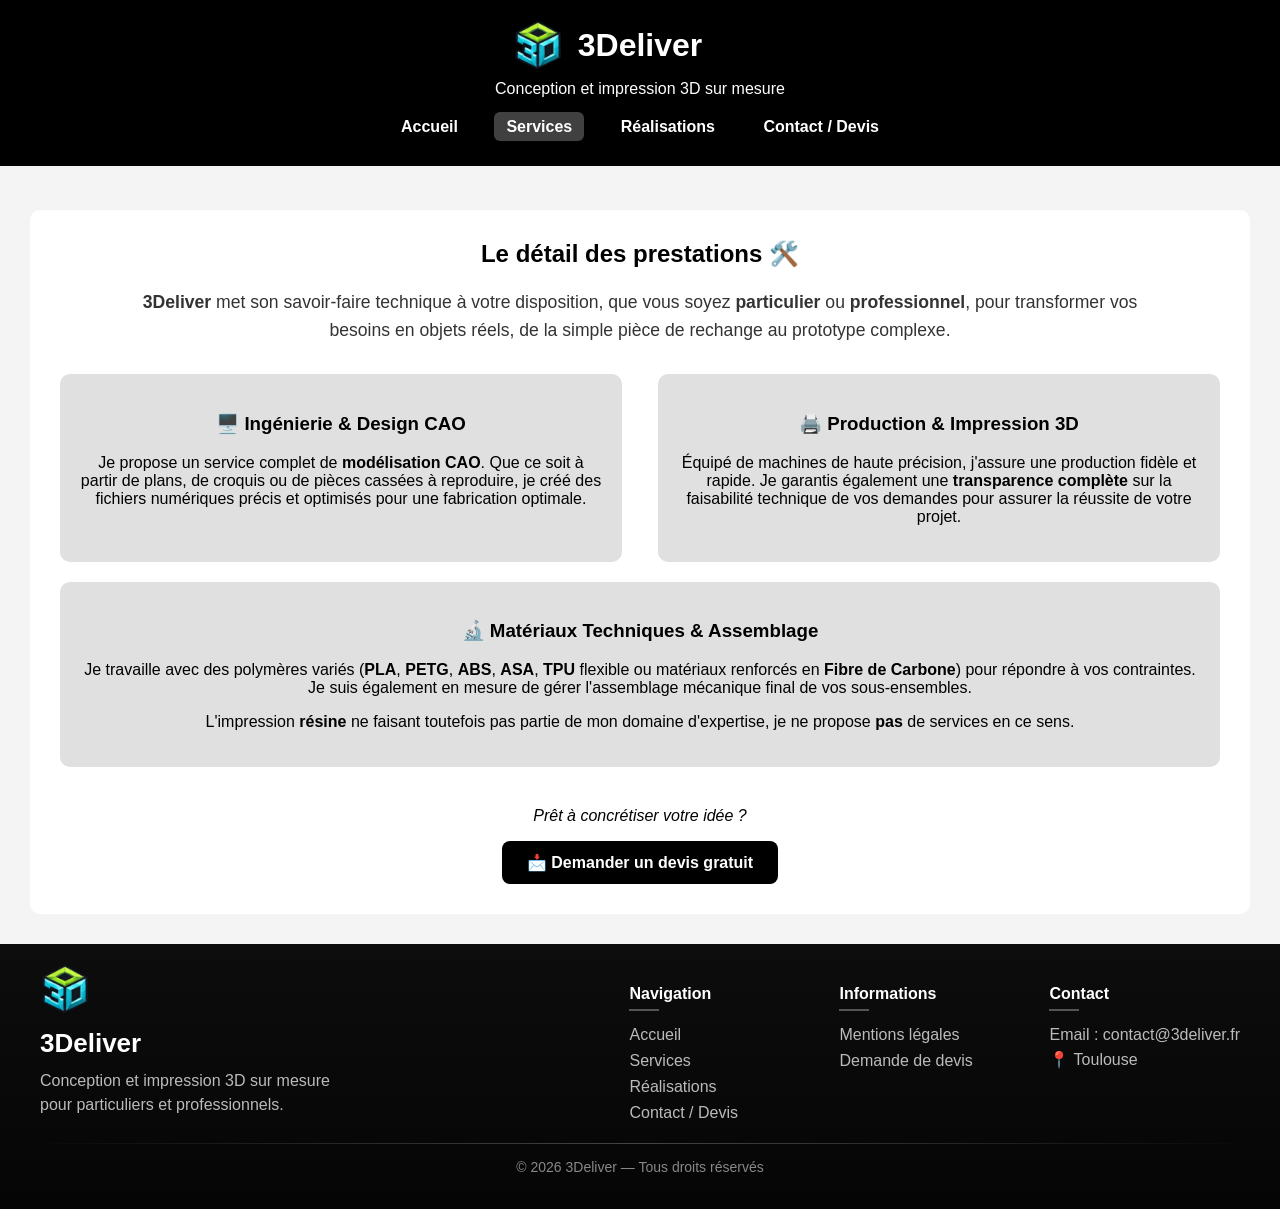
<file: services.html>
<!DOCTYPE html>
<html lang="fr">
<head>
    <meta charset="UTF-8">
    <meta name="viewport" content="width=device-width, initial-scale=1.0">
    <title>3Deliver - Impression 3D</title>
    <link rel="stylesheet" href="style.css">
    <link rel="icon" type="image/png" sizes="64x64" href="favicon-64.png">
    <link rel="icon" type="image/png" sizes="192x192" href="icon-192.png">
    <link rel="apple-touch-icon" sizes="192x192" href="icon-192.png">
    <link rel="canonical" href="https://3deliver.fr/services.html" />
    <meta property="og:url" content="https://3deliver.fr/services.html" />
    <meta property="og:title" content="Nos Services d'Impression 3D - 3Deliver" />
</head>

<body>

    <!--Bandeau supérieur-->
    <header>
        <div class="title-wrapper">
            <img src="logo-512.png" alt="Logo 3Deliver" class="logo">
            <h1>3Deliver</h1>
        </div>

        <p class="subtitle">Conception et impression 3D sur mesure</p>

        <nav>
            <a href="index.html">Accueil</a>
            <a href="services.html"class="active">Services</a>
            <a href="realisations.html">Réalisations</a>
            <a href="contact.html">Contact / Devis</a>
        </nav>
    </header>

    


    <!-- première section : Nos services -->
    <section id="services">
        <h2>Le détail des prestations 🛠️</h2>
        
        <div class="presentation-intro">
            <p><strong>3Deliver</strong> met son savoir-faire technique à votre disposition, que vous soyez <strong>particulier</strong> ou <strong>professionnel</strong>, pour transformer vos besoins en objets réels, de la simple pièce de rechange au prototype complexe.</p>
        </div>

        <div class="service-row">
            <div class="service-left">
                <h3>🖥️ Ingénierie & Design CAO</h3>
                <p>Je propose un service complet de <strong>modélisation CAO</strong>. Que ce soit à partir de plans, de croquis ou de pièces cassées à reproduire, je créé des fichiers numériques précis et optimisés pour une fabrication optimale.</p>
            </div>

            <div class="service-right">
                <h3>🖨️ Production & Impression 3D</h3>
                <p>Équipé de machines de haute précision, j'assure une production fidèle et rapide. Je garantis également une <strong>transparence complète</strong> sur la faisabilité technique de vos demandes pour assurer la réussite de votre projet.</p>
            </div>
        </div>

        <div class="service-bottom">
            <h3>🔬 Matériaux Techniques & Assemblage</h3>
            <p>Je travaille avec des polymères variés (<strong>PLA</strong>, <strong>PETG</strong>, <strong>ABS</strong>, <strong>ASA</strong>, <strong>TPU</strong> flexible ou matériaux renforcés en <strong>Fibre de Carbone</strong>) pour répondre à vos contraintes. Je suis également en mesure de gérer l'assemblage mécanique final de vos sous-ensembles.</p>
            <p>L'impression <strong>résine</strong> ne faisant toutefois pas partie de mon domaine d'expertise, je ne propose <strong>pas</strong> de services en ce sens.</p>
        </div>

        <div style="margin-top: 40px;">
            <p><em>Prêt à concrétiser votre idée ?</em></p>
            <a href="contact.html" style="display: inline-block; background-color: black; color: white; padding: 12px 25px; text-decoration: none; border-radius: 8px; font-weight: bold;">📩 Demander un devis gratuit</a>
        </div>
    </section>


    <!-- Script pour rétracter le header quand on scrolle -->
    <script>
    document.addEventListener("DOMContentLoaded", function () {
        const header = document.querySelector("header");
        const titleWrapper = document.querySelector(".title-wrapper");
        const subtitle = document.querySelector(".subtitle");
        const nav = document.querySelector("nav");

        function updateHeader() {
            let scrollY = window.scrollY;
            let isMobile = window.innerWidth <= 500;
            const scrollDistance = 150;
            let ratio = Math.min(scrollY / scrollDistance, 1);

            // --- ADAPTATION DES VALEURS SELON L'ÉCRAN ---
            // Sur mobile on part de 10px pour finir à 5px, sur PC de 20px à 8px
            let startP = isMobile ? 10 : 20;
            let diffP = isMobile ? 5 : 12;
            let p = startP - (diffP * ratio);
            
            // Taille du titre : 45px sur mobile, 60px sur PC
            let startH = isMobile ? 45 : 60;

            header.style.paddingTop = p + "px";
            header.style.paddingBottom = p + "px";

            titleWrapper.style.opacity = 1 - ratio;
            titleWrapper.style.maxHeight = (startH * (1 - ratio)) + "px";
            titleWrapper.style.marginBottom = (10 * (1 - ratio)) + "px";

            subtitle.style.opacity = 1 - ratio;
            subtitle.style.maxHeight = (30 * (1 - ratio)) + "px";
            subtitle.style.marginBottom = (10 * (1 - ratio)) + "px";

            let navSpace = 10 - (5 * ratio);
            nav.style.marginTop = navSpace + "px";
            nav.style.paddingTop = navSpace + "px";
            nav.style.paddingBottom = navSpace + "px";
        }

        // On lance la fonction au scroll ET au chargement pour éviter le saut visuel
        window.addEventListener("scroll", updateHeader);
        updateHeader(); 
    });
    </script>

    <!--footer-->
    <footer class="footer-premium">

        <div class="footer-content">

            <div class="footer-brand">
                <img src="logo-512.png" alt="Logo 3Deliver" class="footer-logo">
                <h2>3Deliver</h2>
                <p>
                    Conception et impression 3D sur mesure pour particuliers et professionnels.
                </p>
            </div>

            <div class="footer-links">
                <div class="footer-column">
                    <h4>Navigation</h4>
                    <a href="index.html">Accueil</a>
                    <a href="services.html">Services</a>
                    <a href="realisations.html">Réalisations</a>
                    <a href="contact.html">Contact / Devis</a>
                </div>

                <div class="footer-column">
                    <h4>Informations</h4>
                    <a href="mentions-legales.html">Mentions légales</a>
                    <a href="contact.html">Demande de devis</a>
                </div>

                <div class="footer-column">
                    <h4>Contact</h4>
                    <p>Email : contact@3deliver.fr</p>
                    <p>📍 Toulouse</p>
                </div>
            </div>

        </div>

        <div class="footer-bottom">
            <div class="footer-line"></div>
            <p>© 2026 3Deliver — Tous droits réservés</p>
        </div>

    </footer>

</body>
</html>
</file>
<file: style.css>
body {
    font-family: Arial, sans-serif;
    margin: 0;
    background-color: #f4f4f4;
    padding-top: 180px; 
    
    /* --- AJOUTS POUR COLLER LE FOOTER EN BAS --- */
    display: flex;
    flex-direction: column;
    min-height: 100vh; /* Prend 100% de la hauteur de l'écran */
}

header {
    position: fixed; /* On passe de sticky à fixed pour éviter les sauts */
    top: 0;
    left: 0;
    width: 100%;
    z-index: 1000;
    padding: 20px;
    background-color: black;
    color: white;
    text-align: center;
    box-sizing: border-box; /* Important pour le calcul des largeurs */
    transition: padding 0.1s ease-out; /* Ajoute cette ligne pour lisser le mouvement */
}


/*logo 3Deliver à côté du titre du site*/
/* On s'assure que les éléments ont une hauteur bien définie pour le JS */
.title-wrapper {
    display: flex;
    justify-content: center; /* Centre le contenu */
    align-items: center;     /* Aligne verticalement */
    width: 100%;
    margin-bottom: 10px;
    max-height: 60px;        
    overflow: hidden;        
    position: relative;
}

.subtitle {
    text-align: center;
    margin: 0 0 10px 0;
    font-size: 16px;
    max-height: 30px;
    overflow: hidden;
}

.logo {
    height: 50px;
    width: auto;             /* Garde les proportions */
    margin-right: 15px;      /* Espace entre logo et titre */
    flex-shrink: 0;          /* Empêche le logo de s'écraser */
    display: block;
}

.title-wrapper h1 {
    margin: 0;
    line-height: 1;
    flex-shrink: 0;
}

/* ÉLÉMENT FANTÔME : Fait contrepoids au logo pour centrer le titre */
/* Largeur du logo (50px env.) + margin (15px) = 65px */
.title-wrapper::after {
    content: "";
    width: 65px; 
    display: block;
    flex-shrink: 0;
}


/*bandeau hero avec image en arrière plan*/
.hero {
    position: relative;
    width: calc(100% - 60px); /* On s'aligne sur les marges des autres sections (30px de chaque côté) */
    margin: 0 30px 30px 30px;
    height: 450px;
    border-radius: 12px;
    overflow: hidden;
    /* Remplace par le nom exact de ton fichier image */
    background: url('images/atelier.jpg') no-repeat center center/cover;
    display: flex;
    align-items: center;
    justify-content: center;
}

.hero-overlay {
    background: rgba(0, 0, 0, 0.5); /* Filtre noir transparent pour lire le texte */
    width: 100%;
    height: 100%;
    display: flex;
    flex-direction: column;
    align-items: center;
    justify-content: center;
    color: white;
    padding: 20px;
}

.hero-overlay h2 {
    font-size: 36px;
    margin-bottom: 10px;
    color: white; /* On force le blanc ici */
}

.hero-overlay p {
    font-size: 18px;
    max-width: 600px;
    margin-bottom: 25px;
}

.cta-button {
    background-color: white;
    color: black;
    padding: 12px 25px;
    text-decoration: none;
    border-radius: 6px;
    font-weight: bold;
    transition: transform 0.2s ease;
}

.cta-button:hover {
    transform: scale(1.05);
}
/**/

/*sections*/
section {
    background-color: white;
    margin: 30px;
    padding: 30px;
    border-radius: 10px;
    text-align: center;
}

.presentation-intro {
    max-width: 1000px;
    margin: 0 auto 30px auto;
    font-size: 1.1em;
    line-height: 1.6;
    color: #333;
}

#presentation h2 {
    margin-bottom: 30px;
    font-size: 28px;
}

h2 {
    margin-top: 0;
}

nav {
    margin-top: 10px;
    padding: 10px 0;
}

nav a {
    color: white;
    text-decoration: none;
    margin: 10px;
    font-weight: bold;
    padding: 6px 12px;
    border-radius: 6px;
    transition: all 0.25s ease;
}

nav a:hover {
    background: rgba(255,255,255,0.18);
    transform: translateY(-2px);
}

nav a.active {
    background: rgba(255,255,255,0.25);
}


html {
    scroll-behavior: smooth;
}


/*Pour la première section : Nos services divisée en 3*/
.service-row {
    display: flex;
    justify-content: space-between;
    margin-top: 20px;
}

.service-left, .service-right {
    width: 45%;
    background-color: #e0e0e0;
    padding: 20px;
    border-radius: 10px;
}

.service-bottom {
    margin-top: 20px;
    background-color: #e0e0e0;
    padding: 20px;
    border-radius: 10px;
}




/* Responsive : pour les écrans plus petits que 768px */
@media screen and (max-width: 768px) {
    .service-row {
        flex-direction: column; /* Empile les blocs verticalement */
        align-items: center;    /* Centre les blocs horizontalement */
        width: 100%;
        margin-bottom : 0px;
    }

    .service-left, .service-right {
        width: 100%;            /* Prend toute la largeur disponible */
        box-sizing: border-box; /* FORCE le padding à rester à l'intérieur du bloc (évite le débordement) */
        margin-bottom: 20px;    /* Espace entre les blocs */
    }
    
    .service-bottom {
        width: 100%;
        box-sizing: border-box; /* Pareil pour le bloc du bas */
        margin-top: 0px;
    }
}


/*style pour le formulaire de devis*/



/*Gallerie de photos*/
.gallery {
    display: grid;
    grid-template-columns: repeat(auto-fit, minmax(250px, 1fr));
    gap: 20px;
    margin-top: 20px;
}

.gallery-item {
    overflow: hidden;
    border-radius: 10px;
}

.gallery-item img {
    width: 100%;
    height: 400px;
    object-fit: cover;
    display: block;
    transition: transform 0.3s ease;
}

.gallery-item img:hover {
    transform: scale(1.05);
}

#realisations h2 {
    margin-top: 10px;
    margin-bottom: 10px;
}

.projects {
    display: flex;
    flex-direction: column;
    gap: 40px;
    margin-top: 20px;
}

.project-card {
    background-color: white;
    padding: 20px;
    border-radius: 12px;
    box-shadow: 0 5px 15px rgba(0,0,0,0.08);
}

.project-card h3 {
    margin-top: 10px;
}

.project-card p {
    margin-bottom: 10px;
}


/* Style spécifique pour la section En vrac */
/* Style spécifique pour la section En vrac */
#vrac {
    margin-top: 50px;
    background-color: #f9f9f9;
}

/* --- OPTIMISATION DE L'ESPACE : ÎLOTS CÔTE À CÔTE --- */

#vrac .projects {
    display: flex;
    flex-direction: row;     /* On passe en ligne au lieu de colonne */
    flex-wrap: wrap;         /* Autorise les îlots à se mettre les uns à côté des autres */
    justify-content: center; /* Centre les îlots sur la page */
    gap: 30px;               /* Espace entre les îlots */
}

#vrac .project-card {
    /* On change le 1100px qui forçait l'îlot à prendre toute la place */
    max-width: fit-content;  
    margin: 0;               /* On enlève le margin auto qui empêchait le côte-à-côte */
    flex: 0 1 auto;          /* L'îlot prend juste la place dont il a besoin */
}

/* On ne touche à rien d'autre pour garder tes formats d'images intacts */
#vrac .gallery {
    display: flex;
    flex-wrap: wrap;
    justify-content: center;
    gap: 20px;
    margin-top: 10px;
}

#vrac .gallery-item {
    flex: 0 1 auto;
    max-width: 480px; /* Tes images gardent leur taille actuelle */
}

/* =========================
   FOOTER PREMIUM MODERNE
========================= */

.footer-premium {
    background: linear-gradient(180deg, #0d0d0d, #050505);
    color: white;
    padding: 20px 20px 20px;
    margin-top: auto; /* Pousse le footer tout en bas si le contenu est court */
    font-family: Arial, sans-serif;
}

.footer-content {
    max-width: 1200px;
    margin: auto;
    display: flex;
    flex-wrap: wrap;
    justify-content: space-between;
    gap: 40px;
}

/* ===== Brand ===== */

.footer-brand {
    max-width: 320px;
}

.footer-logo {
    height: 50px;
    margin-bottom: 10px;
}

.footer-brand h2 {
    margin: 0;
    font-size: 26px;
}

.footer-brand p {
    color: #bbbbbb;
    margin-top: 10px;
    line-height: 1.5;
}

/* ===== Links ===== */

.footer-links {
    display: flex;
    flex-wrap: wrap;
    gap: 50px;
}

.footer-column {
    min-width: 160px;
}

.footer-column h4 {
    margin-bottom: 15px;
    font-size: 16px;
    position: relative;
}

.footer-column h4::after {
    content: "";
    display: block;
    width: 30px;
    height: 2px;
    background: #ffffff;
    margin-top: 6px;
    opacity: 0.3;
}

.footer-column a {
    display: block;
    color: #bbbbbb;
    text-decoration: none;
    margin-bottom: 8px;
    transition: all 0.25s ease;
}

.footer-column a:hover {
    color: white;
    transform: translateX(4px);
}

.footer-column p {
    color: #bbbbbb;
    margin: 6px 0;
}

/* ===== Bottom ===== */

.footer-bottom {
    text-align: center;
    margin-top: 10px;
}

.footer-line {
    height: 1px;
    background: linear-gradient(to right, transparent, #444, transparent);
    margin-bottom: 15px;
}

.footer-bottom p {
    color: #888;
    font-size: 14px;
}

/* ===== Responsive ===== */

@media (max-width: 768px) {

    .footer-premium {
        padding: 15px 10px; 
    }

    .footer-logo {
        height: 35px; /* Était à 50px sur ordinateur */
        margin-bottom: 8px; /* On réduit aussi un peu l'espace sous le logo */
    }

    .footer-content {
        flex-direction: column;
        align-items: center;
        text-align: center;
        gap: 0px;
    }

    .footer-column h4::after {
        display: none;
    }

    .footer-links {
        justify-content: center;
        gap: 0px;
    }

    .footer-brand {
        max-width: 100%;
    }

    .footer-brand h2 {
        font-size: 20px; /* Était à 26px initialement */
    }

    .footer-brand p {
        font-size: 15px;
        line-height: 1.4;
        margin-top: 5px; /* Réduit l'espace sous le nom 3Deliver */
    }

    .footer-column h4 {
        margin-bottom: 10px; /* Réduit l'espace sous les titres de colonnes */
    }

    .footer-column a {
        margin-bottom: 5px; /* Rapproche les liens entre eux */
    }

    .footer-bottom {
        margin-top: 10px; /* Un peu moins de vide avant la ligne de copyright */
    }
}



/* ===================================================
   ADAPTATION MOBILE & SMARTPHONE (FIN DU FICHIER)
   =================================================== */

/* 1. TABLETTES ET GRANDS TÉLÉPHONES (Jusqu'à 768px) */
@media (max-width: 768px) {
    body { font-size: 17px; }
    h2 { font-size: 24px; }
    .hero-overlay h2 { font-size: 28px; }
    .hero-overlay p { font-size: 16px; }
    
    nav a {
        font-size: 16px !important; 
        padding: 8px 12px;
        display: inline-block;
    }

    section { margin: 15px; padding: 20px; }

    .footer-content { flex-direction: column; align-items: center; text-align: center; }
    .footer-links { justify-content: center; }
}

/* 2. PETITS SMARTPHONES (Jusqu'à 500px) 
   Ce bloc est placé APRÈS le 768px pour avoir la priorité */
@media (max-width: 500px) {
    header { padding: 10px 5px; }
    
    .title-wrapper { max-height: 45px; margin-bottom: 5px; }
    .logo { height: 30px; margin-right: 10px; }
    .title-wrapper h1 { font-size: 26px; }
    .title-wrapper::after { width: 40px; } /* Ajustement contrepoids logo */
    .subtitle { font-size: 15px; margin-bottom: 5px; }

    /* On force la grille 2x2 ici */
    nav {
        display: grid;
        grid-template-columns: 1fr 1fr; 
        gap: 8px;
        padding: 0 10px;
        margin-top: 5px;
    }

    nav a {
        /* On utilise !important pour gagner contre le bloc 768px ci-dessus */
        font-size: 14px !important; 
        margin: 0 !important;
        padding: 8px 5px !important;
        background: rgba(255, 255, 255, 0.1);
        text-align: center;
    }
    
    /* On ajuste le haut de page car le header devient plus haut avec 2 lignes */
    body { padding-top: 210px; } 
}
</file>
